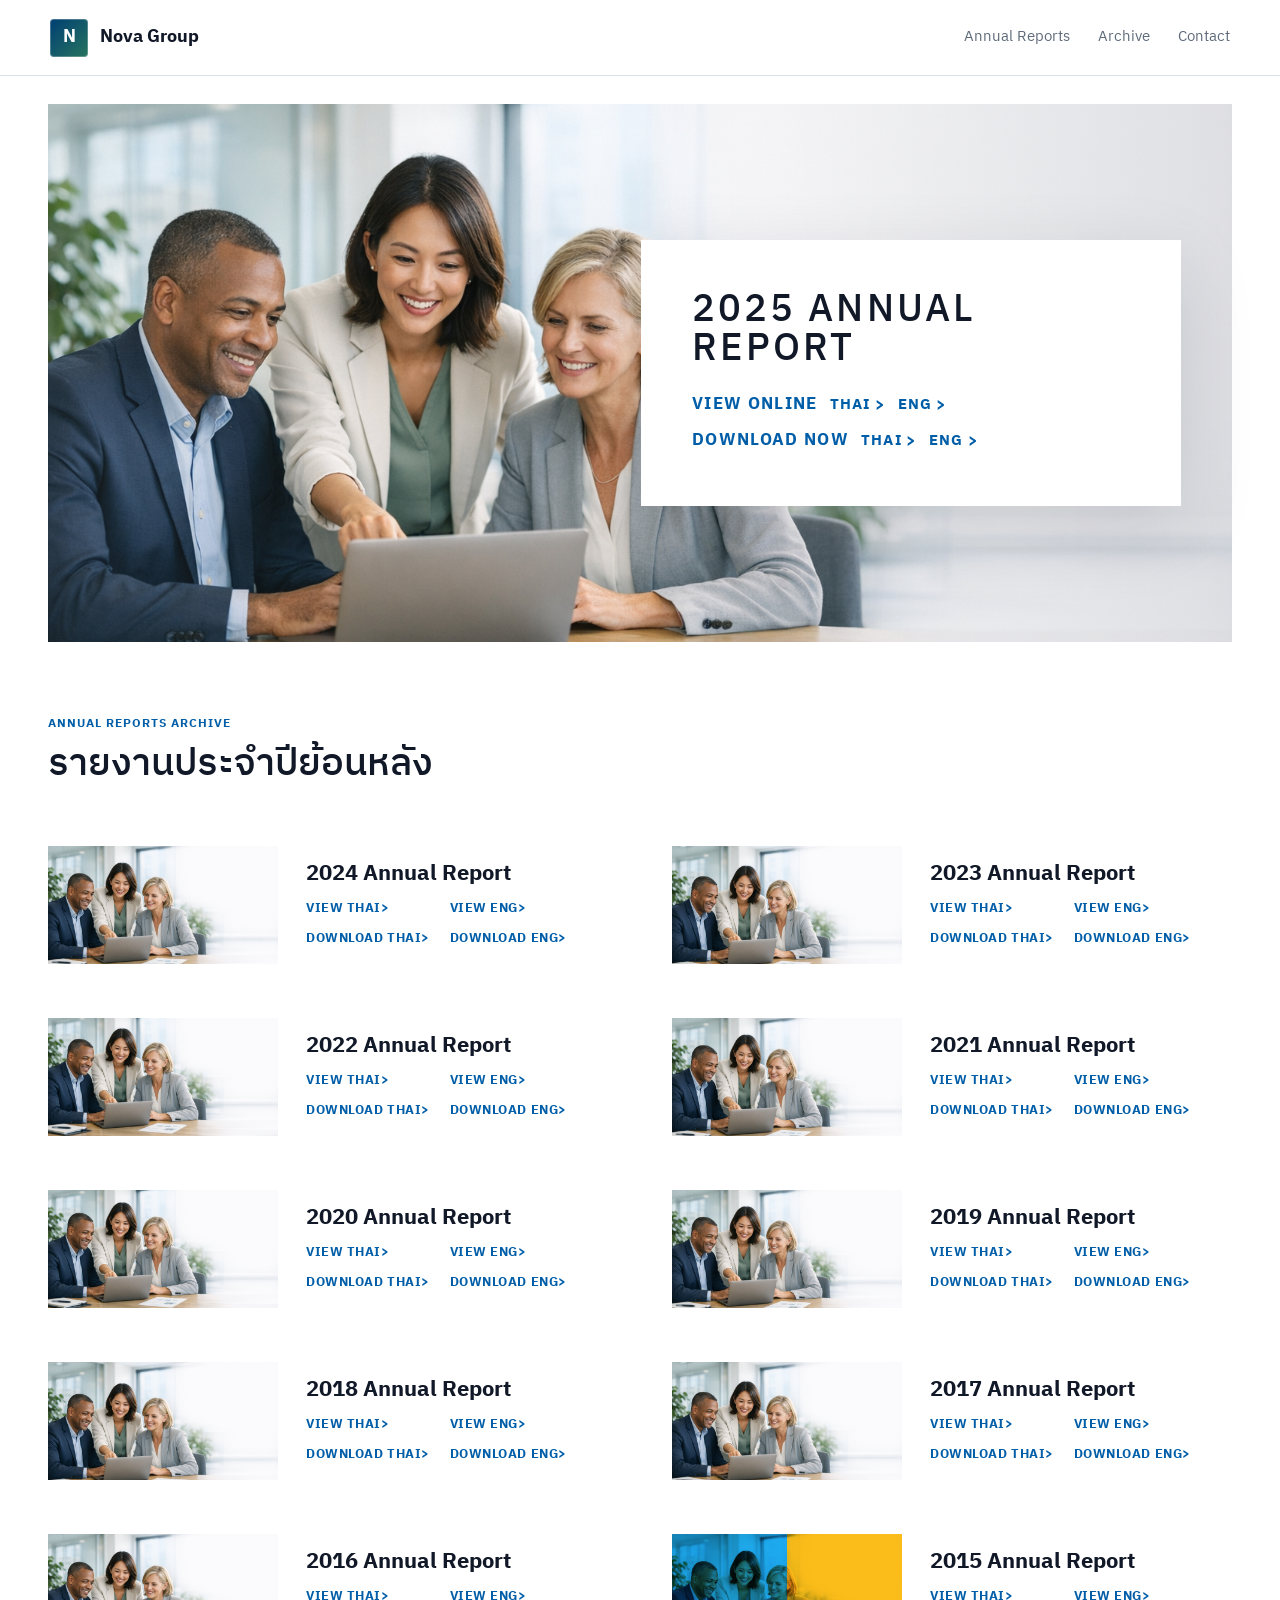
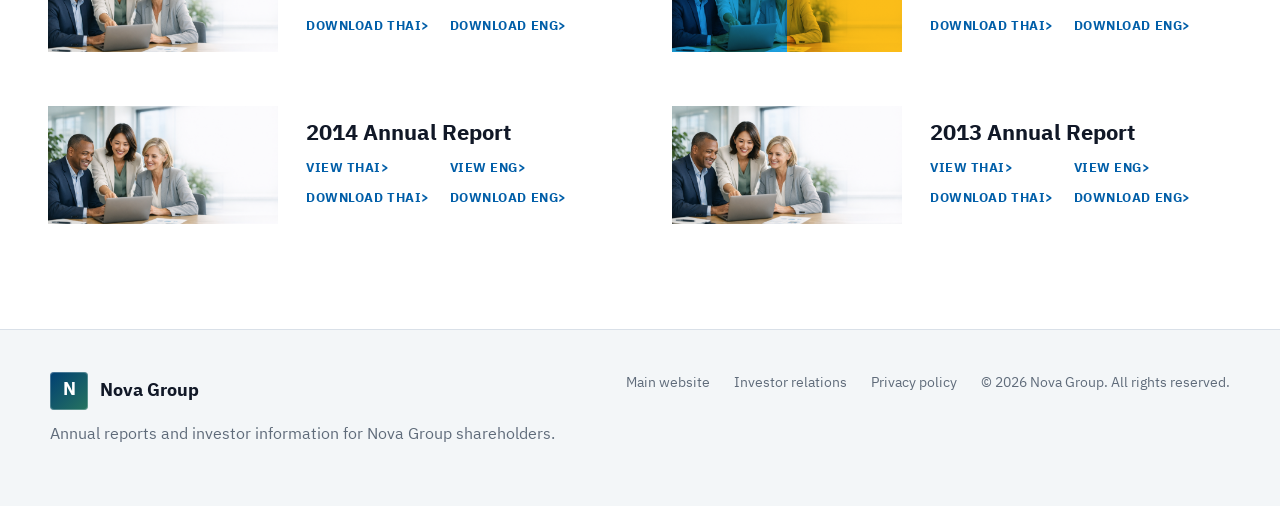
<file: reports/index.html>
<!doctype html>
<html lang="th">
  <head>
    <meta charset="utf-8">
    <meta name="viewport" content="width=device-width, initial-scale=1">
    <title>Annual Reports | Nova Group</title>
    <meta name="description" content="Annual reports archive with online Thai and English versions plus PDF downloads.">
    <link rel="preconnect" href="https://fonts.googleapis.com">
    <link rel="preconnect" href="https://fonts.gstatic.com" crossorigin>
    <link href="https://fonts.googleapis.com/css2?family=IBM+Plex+Sans+Thai:wght@300;400;500;600;700&display=swap" rel="stylesheet">
    <link rel="stylesheet" href="assets/css/main.css">
  </head>
  <body>
    <header class="site-header">
      <a class="brand" href="index.html" aria-label="Nova Group home">
        <span class="brand-mark" aria-hidden="true"></span>
        <span>Nova Group</span>
      </a>
      <button class="nav-toggle" type="button" aria-expanded="false" aria-controls="primary-nav">
        <span></span>
        <span></span>
        <span></span>
        <span class="sr-only">Open navigation</span>
      </button>
      <nav class="primary-nav" id="primary-nav" aria-label="Primary navigation">
        <a href="index.html" aria-current="page">Annual Reports</a>
        <a href="#archive">Archive</a>
        <a href="#contact">Contact</a>
      </nav>
    </header>

    <main>
      <section class="home-hero" aria-labelledby="page-title">
        <div class="home-hero__media">
          <img src="assets/images/hero-corporate.png" alt="Corporate team reviewing annual business performance">
        </div>
        <div class="home-hero__panel">
          <h1 id="page-title">2025 Annual Report</h1>
          <div class="hero-report-links" aria-label="2025 report actions">
            <div>
              <span>View Online</span>
              <a href="report.html?year=2025&amp;lang=th">Thai</a>
              <a href="report.html?year=2025&amp;lang=en">Eng</a>
            </div>
            <div>
              <span>Download Now</span>
              <a href="assets/pdf/annual-report-2025-th.pdf" download>Thai</a>
              <a href="assets/pdf/annual-report-2025-en.pdf" download>Eng</a>
            </div>
          </div>
        </div>
      </section>

      <section class="archive-directory" id="archive" aria-labelledby="archive-title">
        <div class="archive-head">
          <div>
            <p class="eyebrow">Annual reports archive</p>
            <h2 id="archive-title">รายงานประจำปีย้อนหลัง</h2>
          </div>
        </div>

        <div class="report-directory">
          <article class="report-row">
            <img src="assets/images/hero-corporate.png" alt="" class="thumb-pos-1">
            <div>
              <h3>2024 Annual Report</h3>
              <div class="report-row__actions">
                <a href="report.html?year=2024&amp;lang=th">View Thai</a>
                <a href="report.html?year=2024&amp;lang=en">View Eng</a>
                <a href="assets/pdf/annual-report-2024-th.pdf" download>Download Thai</a>
                <a href="assets/pdf/annual-report-2024-en.pdf" download>Download Eng</a>
              </div>
            </div>
          </article>

          <article class="report-row">
            <img src="assets/images/hero-corporate.png" alt="" class="thumb-pos-2">
            <div>
              <h3>2023 Annual Report</h3>
              <div class="report-row__actions">
                <a href="report.html?year=2023&amp;lang=th">View Thai</a>
                <a href="report.html?year=2023&amp;lang=en">View Eng</a>
                <a href="assets/pdf/annual-report-2023-th.pdf" download>Download Thai</a>
                <a href="assets/pdf/annual-report-2023-en.pdf" download>Download Eng</a>
              </div>
            </div>
          </article>

          <article class="report-row">
            <img src="assets/images/hero-corporate.png" alt="" class="thumb-pos-3">
            <div>
              <h3>2022 Annual Report</h3>
              <div class="report-row__actions">
                <a href="report.html?year=2022&amp;lang=th">View Thai</a>
                <a href="report.html?year=2022&amp;lang=en">View Eng</a>
                <a href="assets/pdf/annual-report-2022-th.pdf" download>Download Thai</a>
                <a href="assets/pdf/annual-report-2022-en.pdf" download>Download Eng</a>
              </div>
            </div>
          </article>

          <article class="report-row">
            <img src="assets/images/hero-corporate.png" alt="" class="thumb-pos-4">
            <div>
              <h3>2021 Annual Report</h3>
              <div class="report-row__actions">
                <a href="report.html?year=2021&amp;lang=th">View Thai</a>
                <a href="report.html?year=2021&amp;lang=en">View Eng</a>
                <a href="assets/pdf/annual-report-2021-th.pdf" download>Download Thai</a>
                <a href="assets/pdf/annual-report-2021-en.pdf" download>Download Eng</a>
              </div>
            </div>
          </article>

          <article class="report-row">
            <img src="assets/images/hero-corporate.png" alt="" class="thumb-pos-5">
            <div>
              <h3>2020 Annual Report</h3>
              <div class="report-row__actions">
                <a href="report.html?year=2020&amp;lang=th">View Thai</a>
                <a href="report.html?year=2020&amp;lang=en">View Eng</a>
                <a href="assets/pdf/annual-report-2020-th.pdf" download>Download Thai</a>
                <a href="assets/pdf/annual-report-2020-en.pdf" download>Download Eng</a>
              </div>
            </div>
          </article>

          <article class="report-row">
            <img src="assets/images/hero-corporate.png" alt="" class="thumb-pos-6">
            <div>
              <h3>2019 Annual Report</h3>
              <div class="report-row__actions">
                <a href="report.html?year=2019&amp;lang=th">View Thai</a>
                <a href="report.html?year=2019&amp;lang=en">View Eng</a>
                <a href="assets/pdf/annual-report-2019-th.pdf" download>Download Thai</a>
                <a href="assets/pdf/annual-report-2019-en.pdf" download>Download Eng</a>
              </div>
            </div>
          </article>

          <article class="report-row">
            <img src="assets/images/hero-corporate.png" alt="" class="thumb-pos-7">
            <div>
              <h3>2018 Annual Report</h3>
              <div class="report-row__actions">
                <a href="report.html?year=2018&amp;lang=th">View Thai</a>
                <a href="report.html?year=2018&amp;lang=en">View Eng</a>
                <a href="assets/pdf/annual-report-2018-th.pdf" download>Download Thai</a>
                <a href="assets/pdf/annual-report-2018-en.pdf" download>Download Eng</a>
              </div>
            </div>
          </article>

          <article class="report-row">
            <img src="assets/images/hero-corporate.png" alt="" class="thumb-pos-8">
            <div>
              <h3>2017 Annual Report</h3>
              <div class="report-row__actions">
                <a href="report.html?year=2017&amp;lang=th">View Thai</a>
                <a href="report.html?year=2017&amp;lang=en">View Eng</a>
                <a href="assets/pdf/annual-report-2017-th.pdf" download>Download Thai</a>
                <a href="assets/pdf/annual-report-2017-en.pdf" download>Download Eng</a>
              </div>
            </div>
          </article>

          <article class="report-row">
            <img src="assets/images/hero-corporate.png" alt="" class="thumb-pos-9">
            <div>
              <h3>2016 Annual Report</h3>
              <div class="report-row__actions">
                <a href="report.html?year=2016&amp;lang=th">View Thai</a>
                <a href="report.html?year=2016&amp;lang=en">View Eng</a>
                <a href="assets/pdf/annual-report-2016-th.pdf" download>Download Thai</a>
                <a href="assets/pdf/annual-report-2016-en.pdf" download>Download Eng</a>
              </div>
            </div>
          </article>

          <article class="report-row report-row--duotone">
            <div class="duotone-thumb" aria-hidden="true"></div>
            <div>
              <h3>2015 Annual Report</h3>
              <div class="report-row__actions">
                <a href="report.html?year=2015&amp;lang=th">View Thai</a>
                <a href="report.html?year=2015&amp;lang=en">View Eng</a>
                <a href="assets/pdf/annual-report-2015-th.pdf" download>Download Thai</a>
                <a href="assets/pdf/annual-report-2015-en.pdf" download>Download Eng</a>
              </div>
            </div>
          </article>

          <article class="report-row">
            <img src="assets/images/hero-corporate.png" alt="" class="thumb-pos-10">
            <div>
              <h3>2014 Annual Report</h3>
              <div class="report-row__actions">
                <a href="report.html?year=2014&amp;lang=th">View Thai</a>
                <a href="report.html?year=2014&amp;lang=en">View Eng</a>
                <a href="assets/pdf/annual-report-2014-th.pdf" download>Download Thai</a>
                <a href="assets/pdf/annual-report-2014-en.pdf" download>Download Eng</a>
              </div>
            </div>
          </article>

          <article class="report-row">
            <img src="assets/images/hero-corporate.png" alt="" class="thumb-pos-11">
            <div>
              <h3>2013 Annual Report</h3>
              <div class="report-row__actions">
                <a href="report.html?year=2013&amp;lang=th">View Thai</a>
                <a href="report.html?year=2013&amp;lang=en">View Eng</a>
                <a href="assets/pdf/annual-report-2013-th.pdf" download>Download Thai</a>
                <a href="assets/pdf/annual-report-2013-en.pdf" download>Download Eng</a>
              </div>
            </div>
          </article>
        </div>
      </section>
    </main>

    <footer class="site-footer" id="contact">
      <div>
        <a class="brand brand-footer" href="index.html">
          <span class="brand-mark" aria-hidden="true"></span>
          <span>Nova Group</span>
        </a>
        <p>Annual reports and investor information for Nova Group shareholders.</p>
      </div>
      <div class="footer-links">
        <a href="#">Main website</a>
        <a href="#">Investor relations</a>
        <a href="#">Privacy policy</a>
        <span>&copy; 2026 Nova Group. All rights reserved.</span>
      </div>
    </footer>

    <script src="assets/js/main.js"></script>
  </body>
</html>
</file>
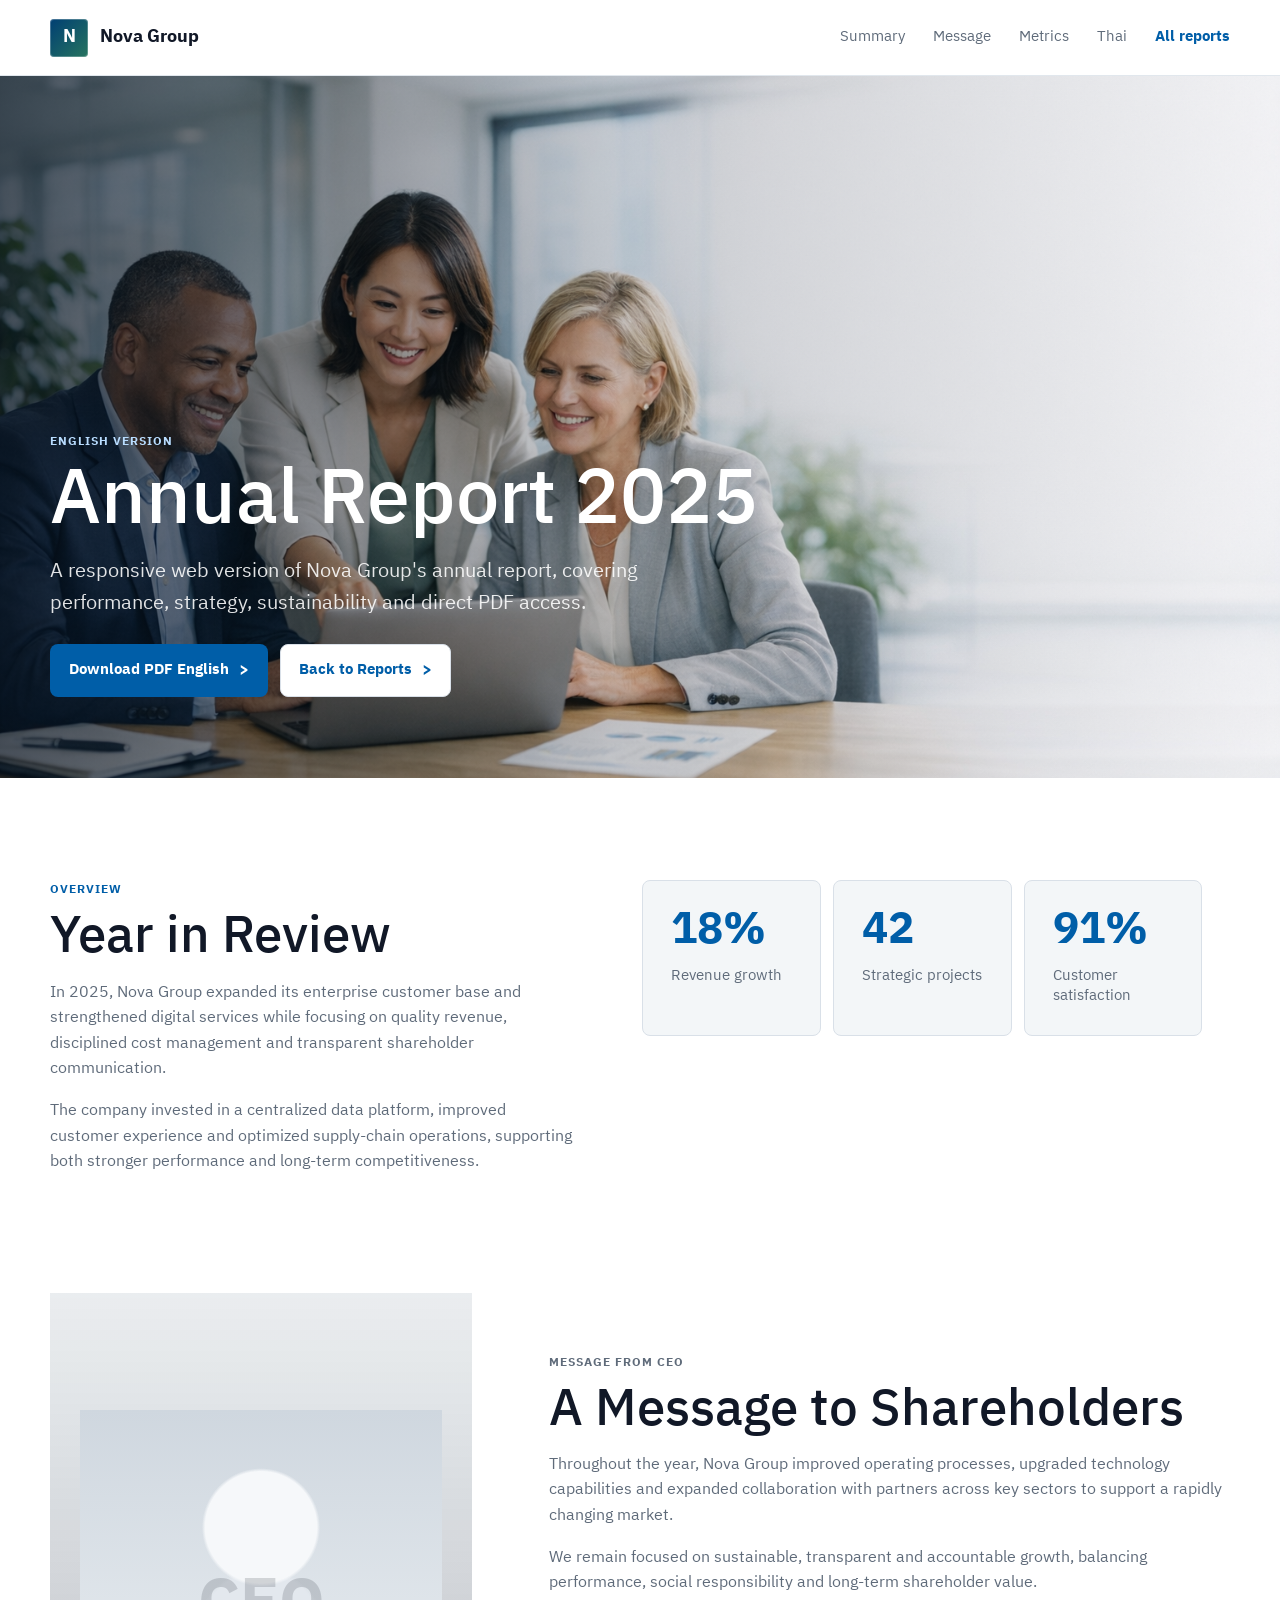
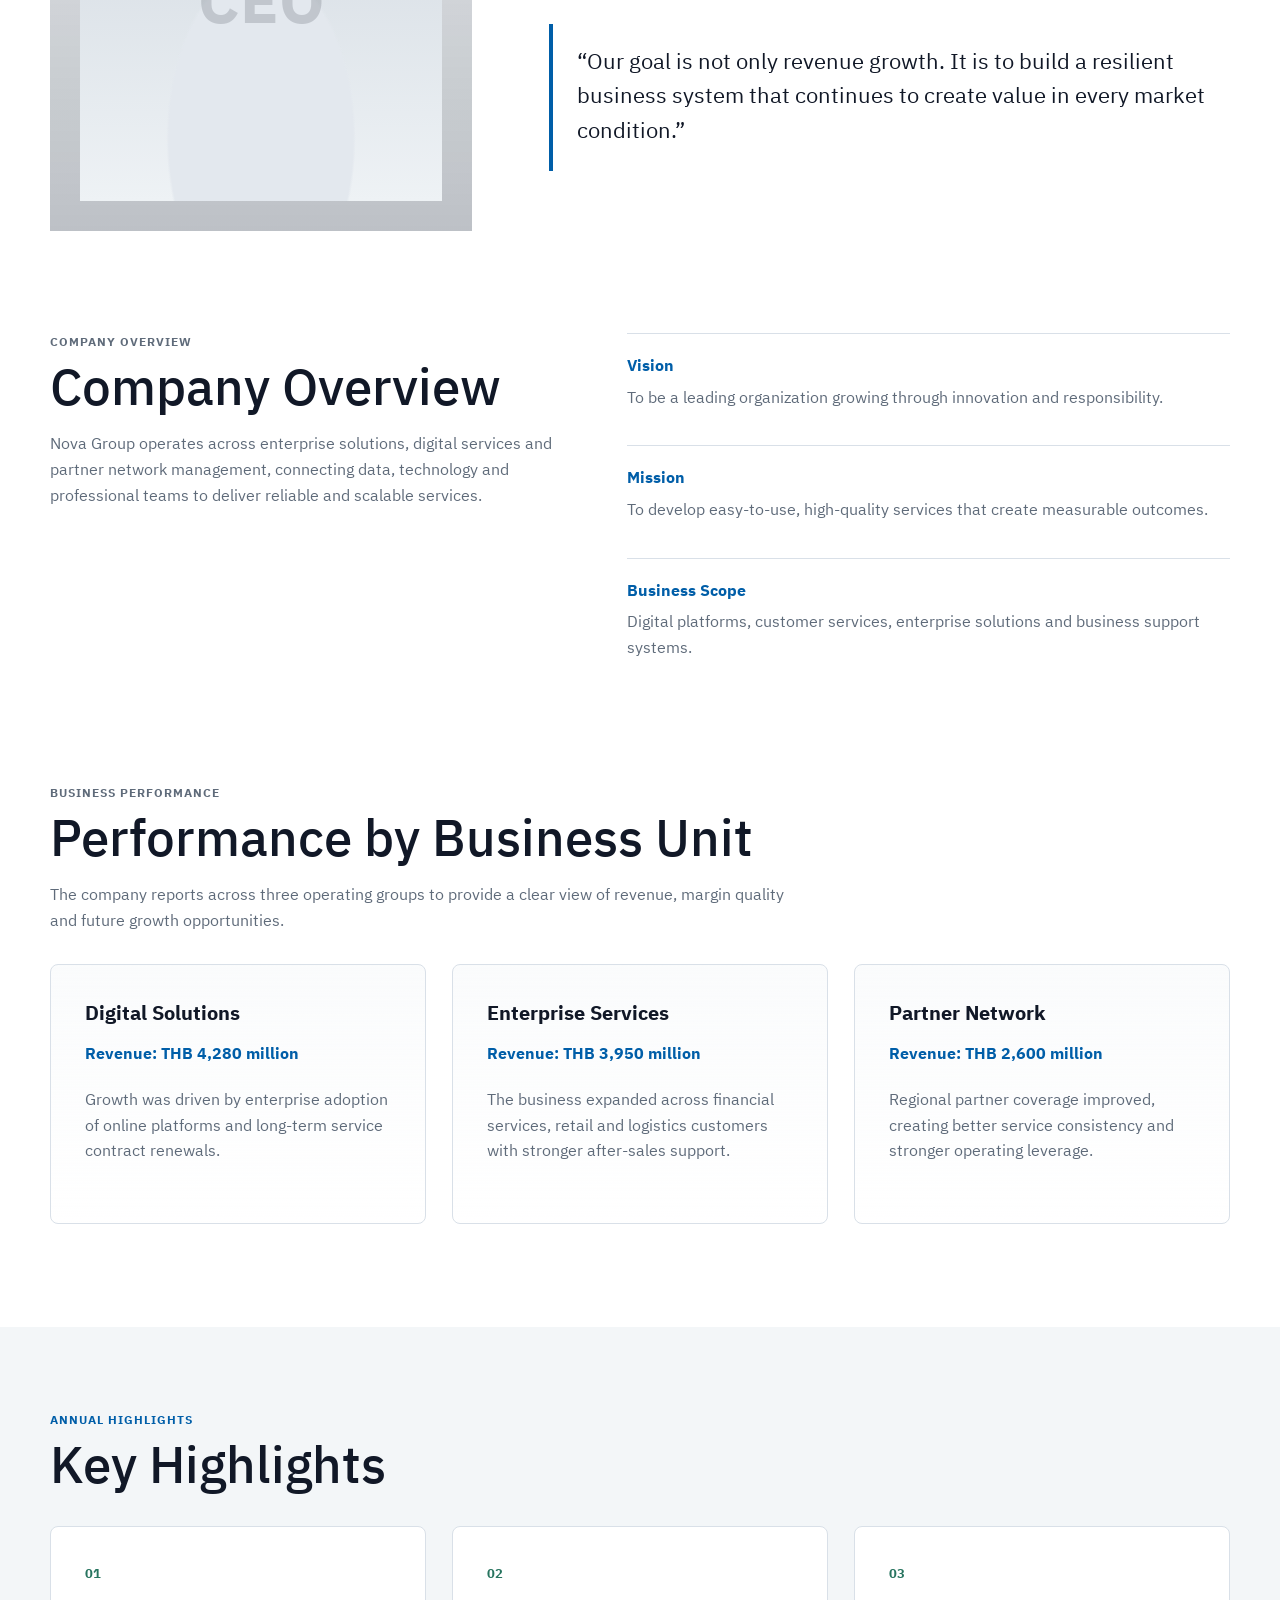
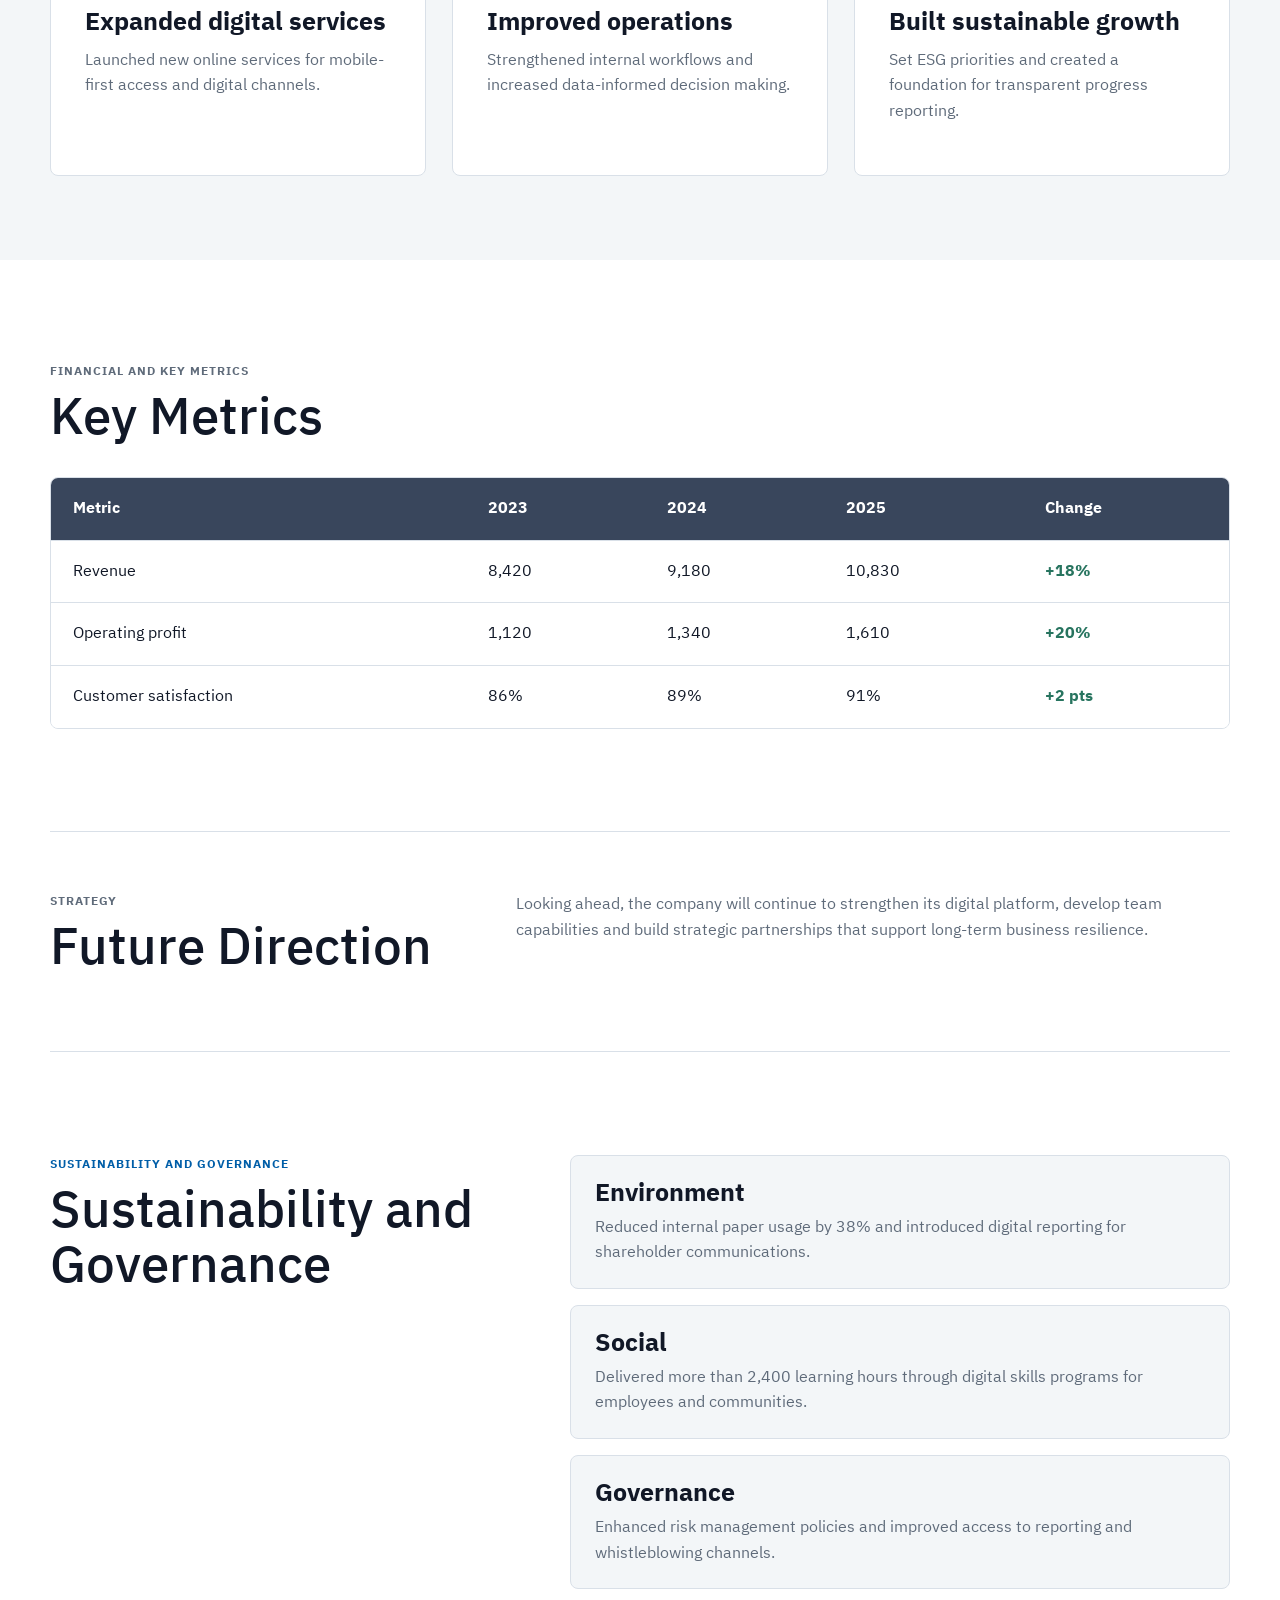
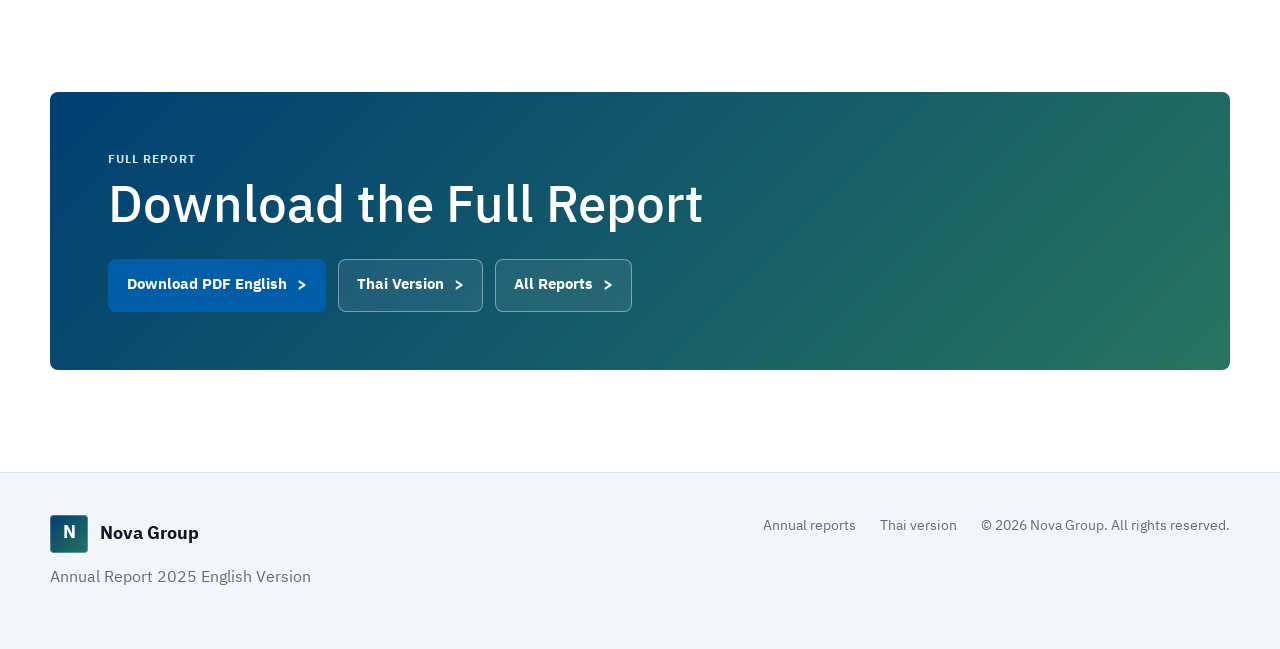
<file: reports/2025-en/index.html>
<!doctype html>
<html lang="en">
  <head>
    <meta charset="utf-8">
    <meta name="viewport" content="width=device-width, initial-scale=1">
    <title>Annual Report 2025 | English Version</title>
    <meta name="description" content="Responsive online Annual Report 2025 in English with PDF download.">
    <link rel="preconnect" href="https://fonts.googleapis.com">
    <link rel="preconnect" href="https://fonts.gstatic.com" crossorigin>
    <link href="https://fonts.googleapis.com/css2?family=IBM+Plex+Sans+Thai:wght@300;400;500;600;700&display=swap" rel="stylesheet">
    <link rel="stylesheet" href="../assets/css/main.css">
    <link rel="stylesheet" href="../assets/css/report.css">
  </head>
  <body>
    <header class="site-header report-header">
      <a class="brand" href="../index.html" aria-label="Back to annual reports">
        <span class="brand-mark" aria-hidden="true"></span>
        <span>Nova Group</span>
      </a>
      <button class="nav-toggle" type="button" aria-expanded="false" aria-controls="primary-nav">
        <span></span>
        <span></span>
        <span></span>
        <span class="sr-only">Open navigation</span>
      </button>
      <nav class="primary-nav" id="primary-nav" aria-label="Report navigation">
        <a href="#summary">Summary</a>
        <a href="#message">Message</a>
        <a href="#metrics">Metrics</a>
        <a href="../2025-th/index.html">Thai</a>
        <a class="nav-home" href="../index.html">All reports</a>
      </nav>
    </header>

    <main>
      <section class="report-hero" aria-labelledby="report-title">
        <img src="../assets/images/hero-corporate.png" alt="Corporate team reviewing the 2025 annual report">
        <div class="report-hero__content">
          <p class="eyebrow">English Version</p>
          <h1 id="report-title">Annual Report 2025</h1>
          <p>A responsive web version of Nova Group's annual report, covering performance, strategy, sustainability and direct PDF access.</p>
          <div class="hero-actions">
            <a class="button button-primary" href="../assets/pdf/annual-report-2025-en.pdf" download>Download PDF English</a>
            <a class="button button-secondary" href="../index.html">Back to Reports</a>
          </div>
        </div>
      </section>

      <section class="report-summary" id="summary" aria-labelledby="summary-title">
        <div class="summary-copy">
          <p class="eyebrow">Overview</p>
          <h2 id="summary-title">Year in Review</h2>
          <p>In 2025, Nova Group expanded its enterprise customer base and strengthened digital services while focusing on quality revenue, disciplined cost management and transparent shareholder communication.</p>
          <p>The company invested in a centralized data platform, improved customer experience and optimized supply-chain operations, supporting both stronger performance and long-term competitiveness.</p>
        </div>
        <div class="metric-strip" aria-label="Key summary metrics">
          <div>
            <strong>18%</strong>
            <span>Revenue growth</span>
          </div>
          <div>
            <strong>42</strong>
            <span>Strategic projects</span>
          </div>
          <div>
            <strong>91%</strong>
            <span>Customer satisfaction</span>
          </div>
        </div>
      </section>

      <section class="report-section editorial-section" id="message" aria-labelledby="message-title">
        <div class="portrait-panel">
          <div class="portrait-placeholder" aria-hidden="true">CEO</div>
        </div>
        <div class="editorial-copy">
          <p class="eyebrow">Message from CEO</p>
          <h2 id="message-title">A Message to Shareholders</h2>
          <p>Throughout the year, Nova Group improved operating processes, upgraded technology capabilities and expanded collaboration with partners across key sectors to support a rapidly changing market.</p>
          <p>We remain focused on sustainable, transparent and accountable growth, balancing performance, social responsibility and long-term shareholder value.</p>
          <blockquote>“Our goal is not only revenue growth. It is to build a resilient business system that continues to create value in every market condition.”</blockquote>
        </div>
      </section>

      <section class="report-section split-section" aria-labelledby="company-title">
        <div>
          <p class="eyebrow">Company Overview</p>
          <h2 id="company-title">Company Overview</h2>
          <p>Nova Group operates across enterprise solutions, digital services and partner network management, connecting data, technology and professional teams to deliver reliable and scalable services.</p>
        </div>
        <div class="info-list">
          <div>
            <strong>Vision</strong>
            <span>To be a leading organization growing through innovation and responsibility.</span>
          </div>
          <div>
            <strong>Mission</strong>
            <span>To develop easy-to-use, high-quality services that create measurable outcomes.</span>
          </div>
          <div>
            <strong>Business Scope</strong>
            <span>Digital platforms, customer services, enterprise solutions and business support systems.</span>
          </div>
        </div>
      </section>

      <section class="report-section performance-section" aria-labelledby="performance-title">
        <div class="section-heading">
          <p class="eyebrow">Business Performance</p>
          <h2 id="performance-title">Performance by Business Unit</h2>
          <p>The company reports across three operating groups to provide a clear view of revenue, margin quality and future growth opportunities.</p>
        </div>
        <div class="performance-grid">
          <article>
            <strong>Digital Solutions</strong>
            <span>Revenue: THB 4,280 million</span>
            <p>Growth was driven by enterprise adoption of online platforms and long-term service contract renewals.</p>
          </article>
          <article>
            <strong>Enterprise Services</strong>
            <span>Revenue: THB 3,950 million</span>
            <p>The business expanded across financial services, retail and logistics customers with stronger after-sales support.</p>
          </article>
          <article>
            <strong>Partner Network</strong>
            <span>Revenue: THB 2,600 million</span>
            <p>Regional partner coverage improved, creating better service consistency and stronger operating leverage.</p>
          </article>
        </div>
      </section>

      <section class="report-section highlights-section" aria-labelledby="highlights-title">
        <p class="eyebrow">Annual Highlights</p>
        <h2 id="highlights-title">Key Highlights</h2>
        <div class="highlight-grid">
          <article>
            <span>01</span>
            <h3>Expanded digital services</h3>
            <p>Launched new online services for mobile-first access and digital channels.</p>
          </article>
          <article>
            <span>02</span>
            <h3>Improved operations</h3>
            <p>Strengthened internal workflows and increased data-informed decision making.</p>
          </article>
          <article>
            <span>03</span>
            <h3>Built sustainable growth</h3>
            <p>Set ESG priorities and created a foundation for transparent progress reporting.</p>
          </article>
        </div>
      </section>

      <section class="report-section metrics-section" id="metrics" aria-labelledby="metrics-title">
        <div class="section-heading">
          <p class="eyebrow">Financial and Key Metrics</p>
          <h2 id="metrics-title">Key Metrics</h2>
        </div>
        <div class="table-wrap">
          <table>
            <thead>
              <tr>
                <th>Metric</th>
                <th>2023</th>
                <th>2024</th>
                <th>2025</th>
                <th>Change</th>
              </tr>
            </thead>
            <tbody>
              <tr>
                <td>Revenue</td>
                <td>8,420</td>
                <td>9,180</td>
                <td>10,830</td>
                <td>+18%</td>
              </tr>
              <tr>
                <td>Operating profit</td>
                <td>1,120</td>
                <td>1,340</td>
                <td>1,610</td>
                <td>+20%</td>
              </tr>
              <tr>
                <td>Customer satisfaction</td>
                <td>86%</td>
                <td>89%</td>
                <td>91%</td>
                <td>+2 pts</td>
              </tr>
            </tbody>
          </table>
        </div>
      </section>

      <section class="report-section future-section" aria-labelledby="future-title">
        <div>
          <p class="eyebrow">Strategy</p>
          <h2 id="future-title">Future Direction</h2>
        </div>
        <p>Looking ahead, the company will continue to strengthen its digital platform, develop team capabilities and build strategic partnerships that support long-term business resilience.</p>
      </section>

      <section class="report-section governance-section" aria-labelledby="governance-title">
        <div>
          <p class="eyebrow">Sustainability and Governance</p>
          <h2 id="governance-title">Sustainability and Governance</h2>
        </div>
        <div class="governance-list">
          <article>
            <h3>Environment</h3>
            <p>Reduced internal paper usage by 38% and introduced digital reporting for shareholder communications.</p>
          </article>
          <article>
            <h3>Social</h3>
            <p>Delivered more than 2,400 learning hours through digital skills programs for employees and communities.</p>
          </article>
          <article>
            <h3>Governance</h3>
            <p>Enhanced risk management policies and improved access to reporting and whistleblowing channels.</p>
          </article>
        </div>
      </section>

      <section class="download-band" aria-labelledby="download-title">
        <p class="eyebrow">Full report</p>
        <h2 id="download-title">Download the Full Report</h2>
        <div class="hero-actions">
          <a class="button button-primary" href="../assets/pdf/annual-report-2025-en.pdf" download>Download PDF English</a>
          <a class="button button-secondary" href="../2025-th/index.html">Thai Version</a>
          <a class="button button-secondary" href="../index.html">All Reports</a>
        </div>
      </section>
    </main>

    <footer class="site-footer">
      <div>
        <a class="brand brand-footer" href="../index.html">
          <span class="brand-mark" aria-hidden="true"></span>
          <span>Nova Group</span>
        </a>
        <p>Annual Report 2025 English Version</p>
      </div>
      <div class="footer-links">
        <a href="../index.html">Annual reports</a>
        <a href="../2025-th/index.html">Thai version</a>
        <span>&copy; 2026 Nova Group. All rights reserved.</span>
      </div>
    </footer>

    <script src="../assets/js/main.js"></script>
  </body>
</html>
</file>
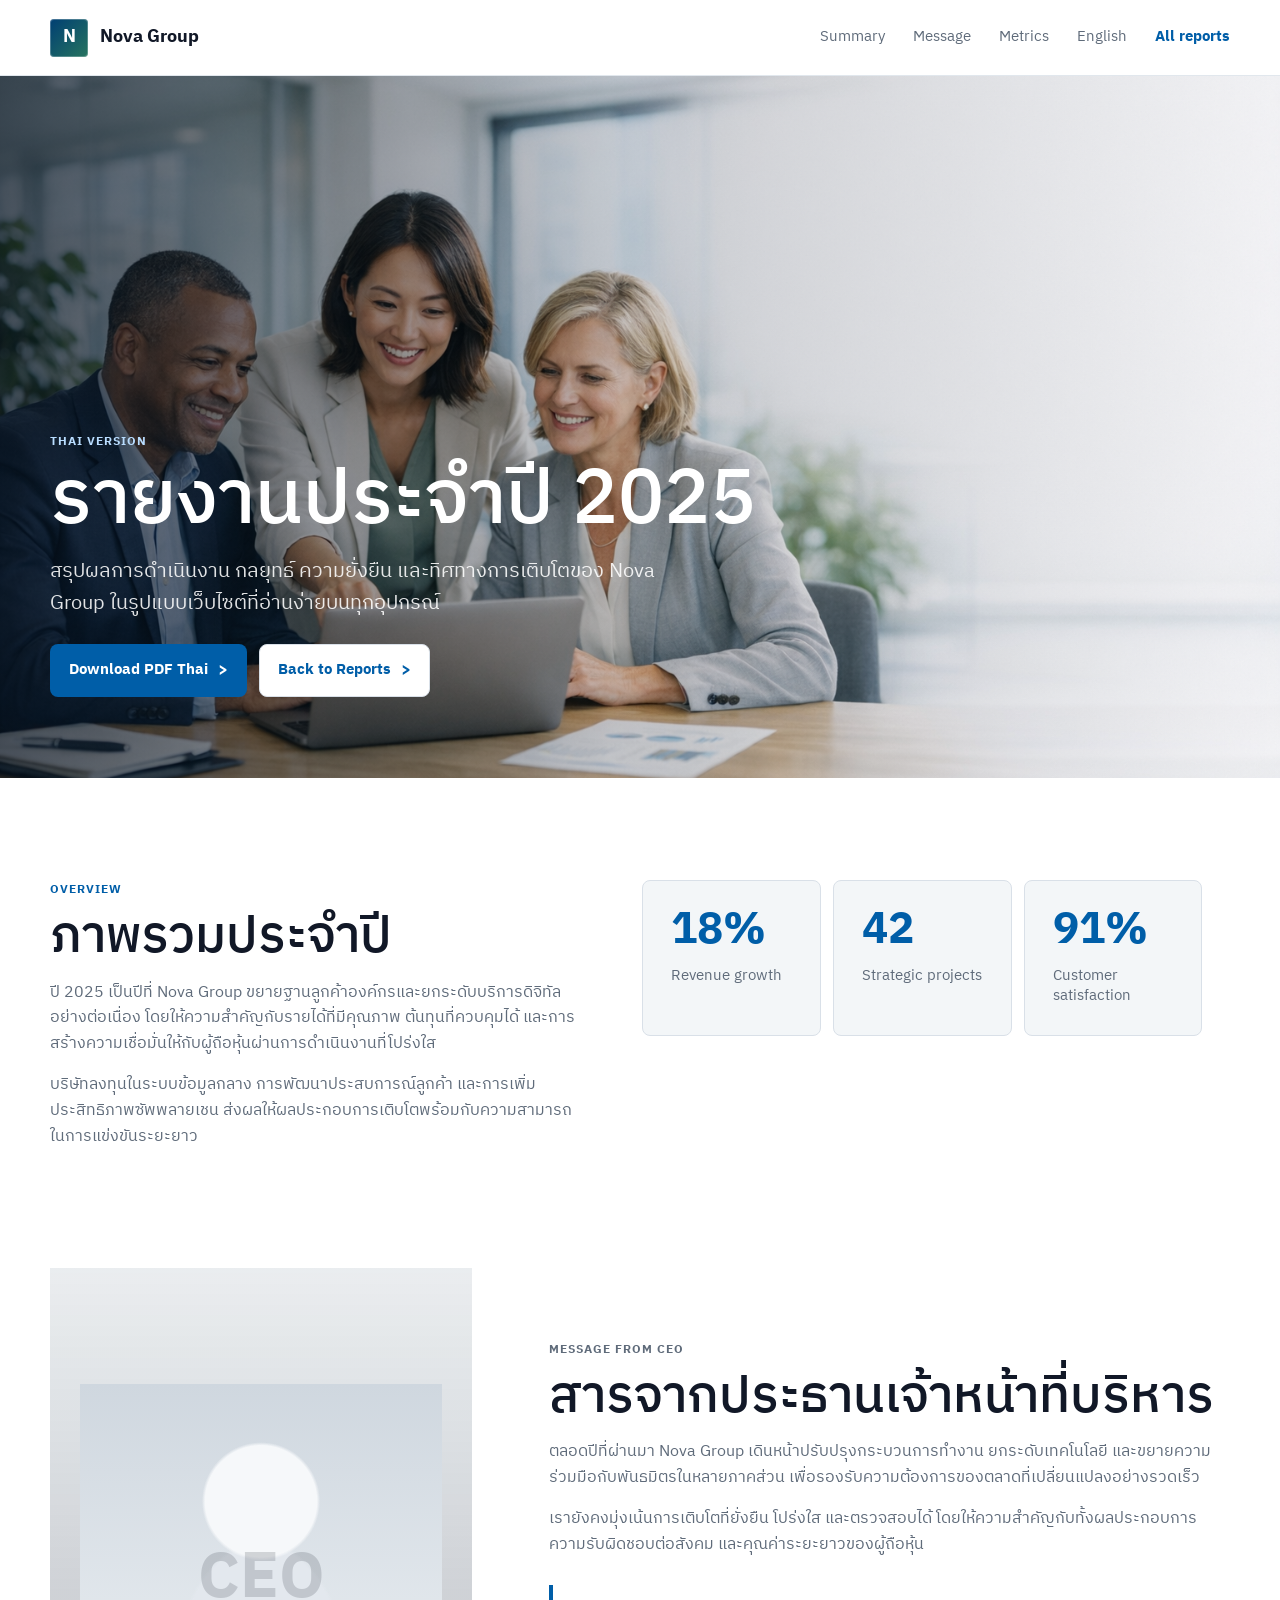
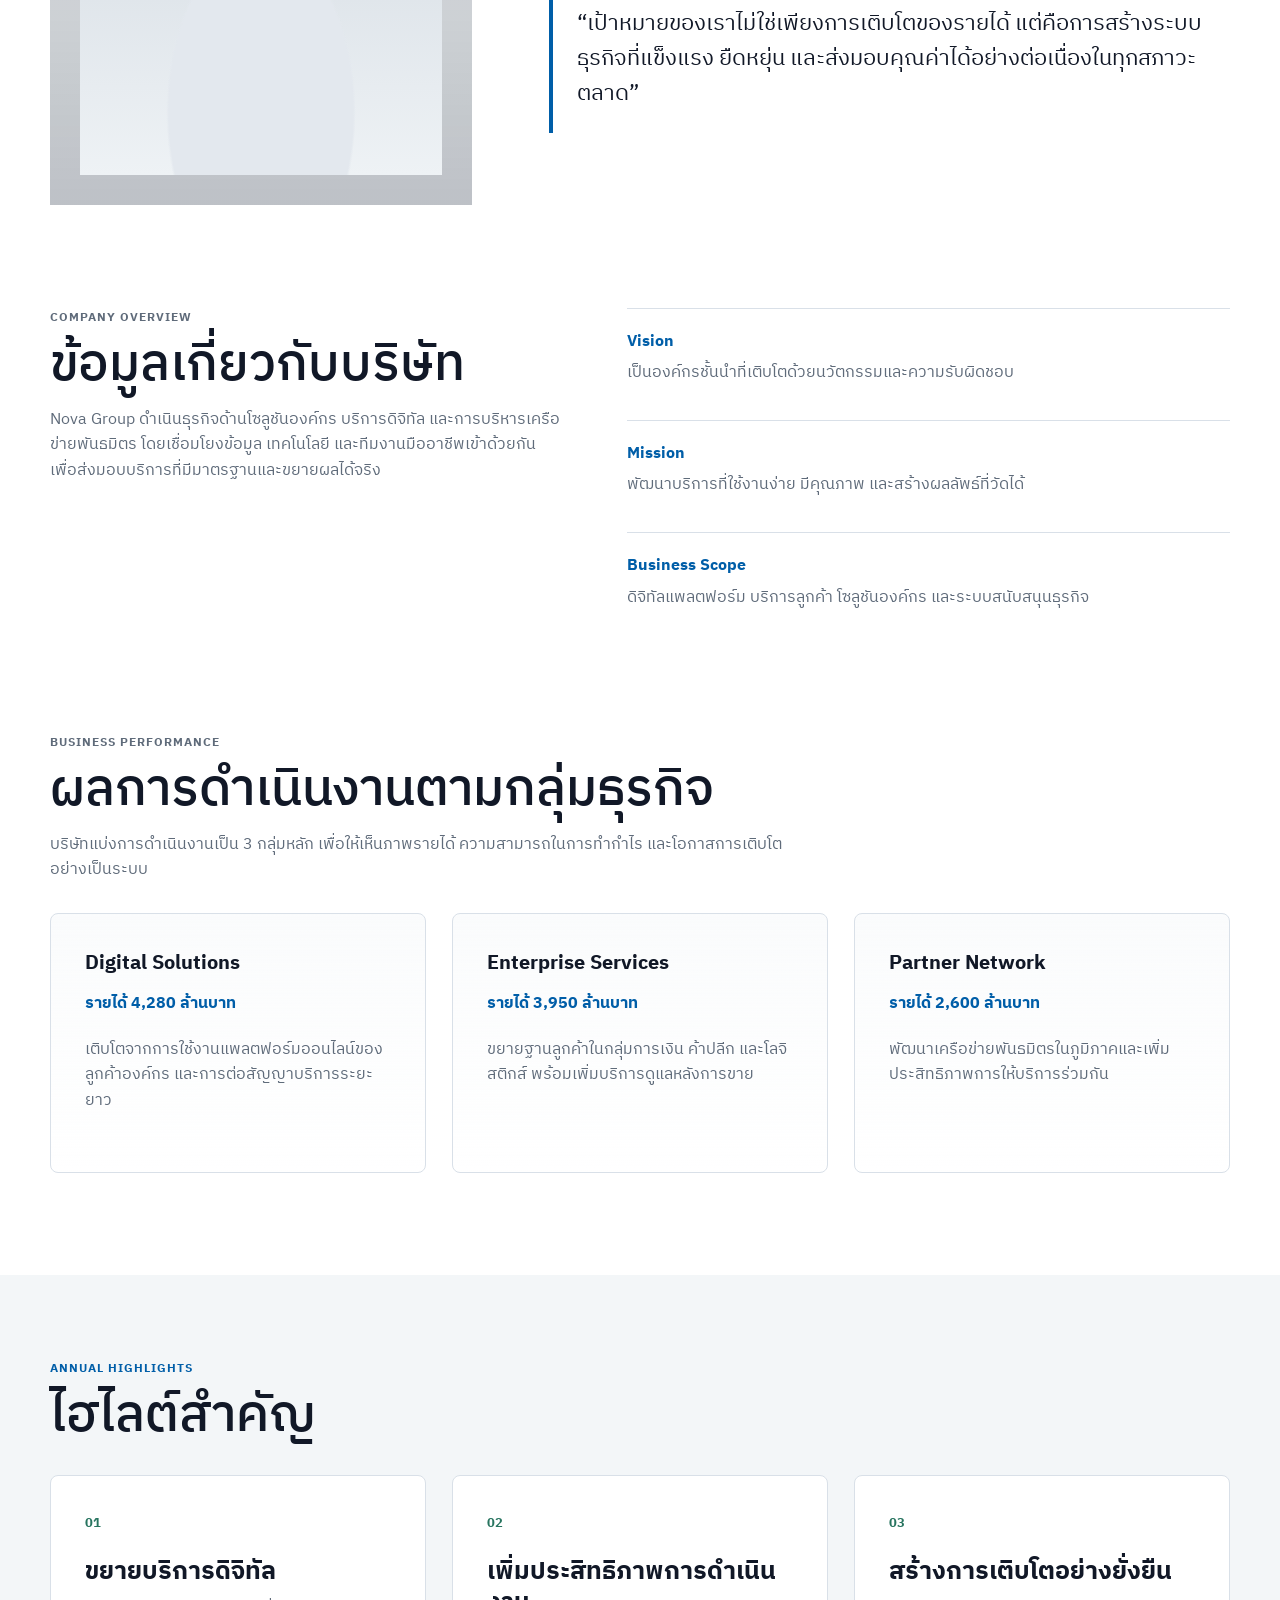
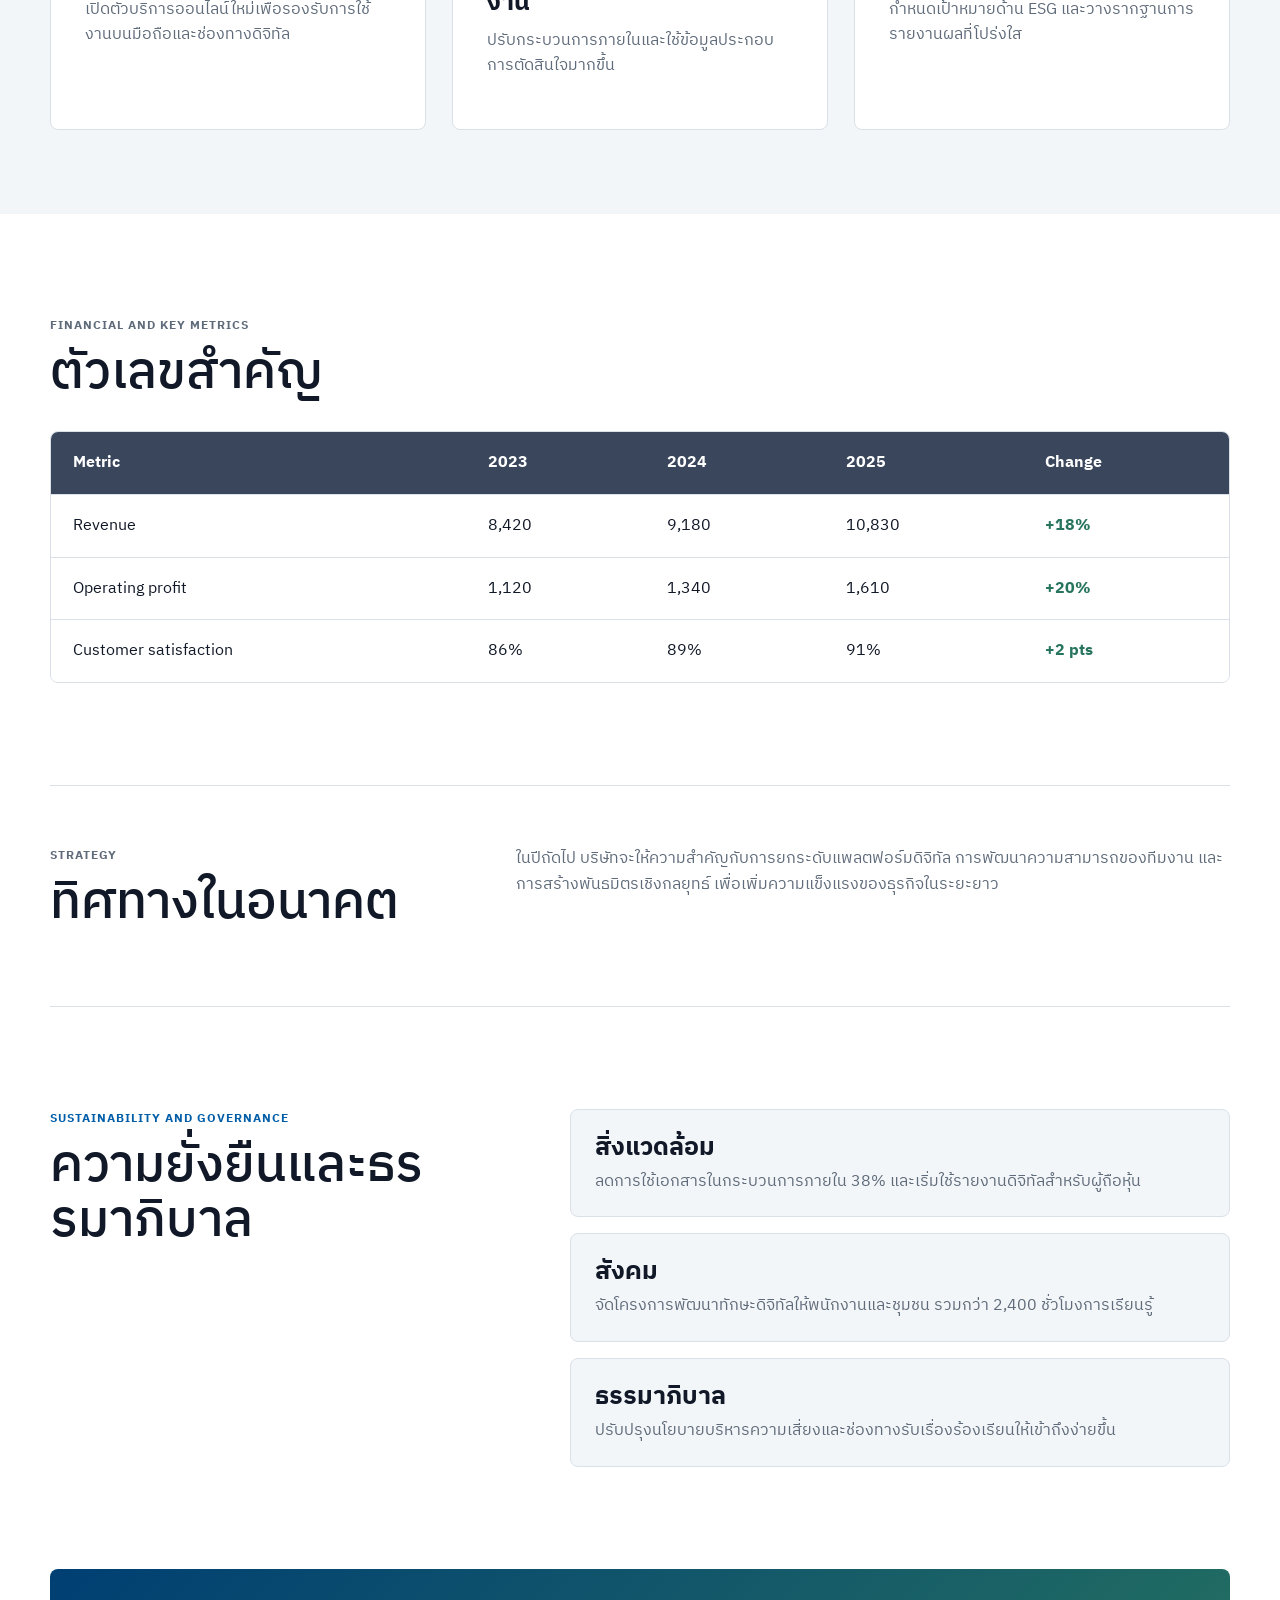
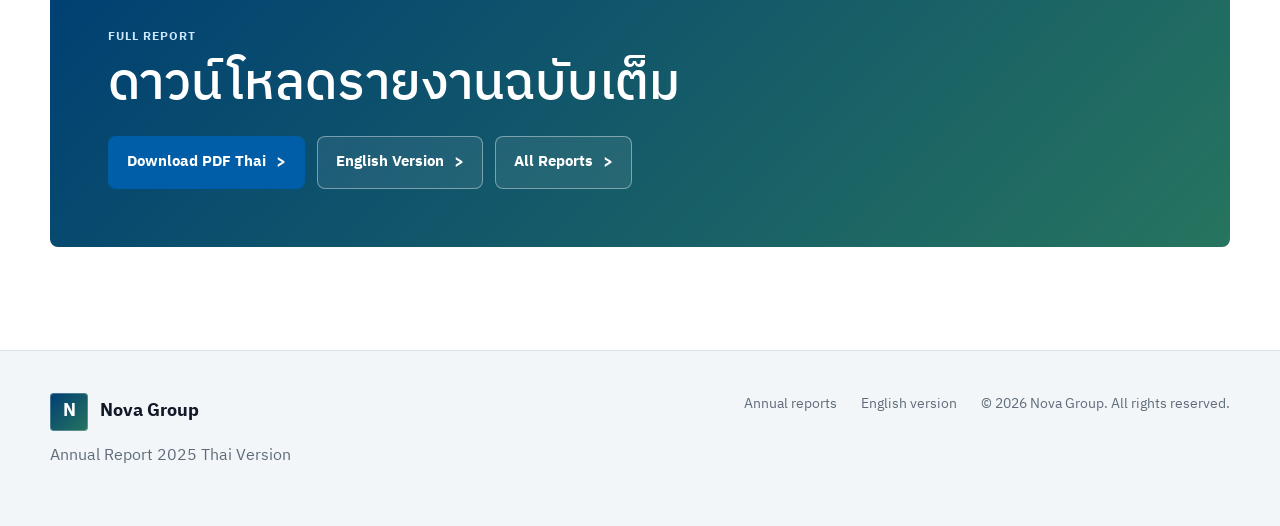
<file: reports/2025-th/index.html>
<!doctype html>
<html lang="th">
  <head>
    <meta charset="utf-8">
    <meta name="viewport" content="width=device-width, initial-scale=1">
    <title>รายงานประจำปี 2025 | Thai Version</title>
    <meta name="description" content="รายงานประจำปี 2025 ภาษาไทยในรูปแบบเว็บไซต์ responsive พร้อมดาวน์โหลด PDF">
    <link rel="preconnect" href="https://fonts.googleapis.com">
    <link rel="preconnect" href="https://fonts.gstatic.com" crossorigin>
    <link href="https://fonts.googleapis.com/css2?family=IBM+Plex+Sans+Thai:wght@300;400;500;600;700&display=swap" rel="stylesheet">
    <link rel="stylesheet" href="../assets/css/main.css">
    <link rel="stylesheet" href="../assets/css/report.css">
  </head>
  <body>
    <header class="site-header report-header">
      <a class="brand" href="../index.html" aria-label="Back to annual reports">
        <span class="brand-mark" aria-hidden="true"></span>
        <span>Nova Group</span>
      </a>
      <button class="nav-toggle" type="button" aria-expanded="false" aria-controls="primary-nav">
        <span></span>
        <span></span>
        <span></span>
        <span class="sr-only">Open navigation</span>
      </button>
      <nav class="primary-nav" id="primary-nav" aria-label="Report navigation">
        <a href="#summary">Summary</a>
        <a href="#message">Message</a>
        <a href="#metrics">Metrics</a>
        <a href="../2025-en/index.html">English</a>
        <a class="nav-home" href="../index.html">All reports</a>
      </nav>
    </header>

    <main>
      <section class="report-hero" aria-labelledby="report-title">
        <img src="../assets/images/hero-corporate.png" alt="Corporate team reviewing the 2025 report">
        <div class="report-hero__content">
          <p class="eyebrow">Thai Version</p>
          <h1 id="report-title">รายงานประจำปี 2025</h1>
          <p>สรุปผลการดำเนินงาน กลยุทธ์ ความยั่งยืน และทิศทางการเติบโตของ Nova Group ในรูปแบบเว็บไซต์ที่อ่านง่ายบนทุกอุปกรณ์</p>
          <div class="hero-actions">
            <a class="button button-primary" href="../assets/pdf/annual-report-2025-th.pdf" download>Download PDF Thai</a>
            <a class="button button-secondary" href="../index.html">Back to Reports</a>
          </div>
        </div>
      </section>

      <section class="report-summary" id="summary" aria-labelledby="summary-title">
        <div class="summary-copy">
          <p class="eyebrow">Overview</p>
          <h2 id="summary-title">ภาพรวมประจำปี</h2>
          <p>ปี 2025 เป็นปีที่ Nova Group ขยายฐานลูกค้าองค์กรและยกระดับบริการดิจิทัลอย่างต่อเนื่อง โดยให้ความสำคัญกับรายได้ที่มีคุณภาพ ต้นทุนที่ควบคุมได้ และการสร้างความเชื่อมั่นให้กับผู้ถือหุ้นผ่านการดำเนินงานที่โปร่งใส</p>
          <p>บริษัทลงทุนในระบบข้อมูลกลาง การพัฒนาประสบการณ์ลูกค้า และการเพิ่มประสิทธิภาพซัพพลายเชน ส่งผลให้ผลประกอบการเติบโตพร้อมกับความสามารถในการแข่งขันระยะยาว</p>
        </div>
        <div class="metric-strip" aria-label="Key summary metrics">
          <div>
            <strong>18%</strong>
            <span>Revenue growth</span>
          </div>
          <div>
            <strong>42</strong>
            <span>Strategic projects</span>
          </div>
          <div>
            <strong>91%</strong>
            <span>Customer satisfaction</span>
          </div>
        </div>
      </section>

      <section class="report-section editorial-section" id="message" aria-labelledby="message-title">
        <div class="portrait-panel">
          <div class="portrait-placeholder" aria-hidden="true">CEO</div>
        </div>
        <div class="editorial-copy">
          <p class="eyebrow">Message from CEO</p>
          <h2 id="message-title">สารจากประธานเจ้าหน้าที่บริหาร</h2>
          <p>ตลอดปีที่ผ่านมา Nova Group เดินหน้าปรับปรุงกระบวนการทำงาน ยกระดับเทคโนโลยี และขยายความร่วมมือกับพันธมิตรในหลายภาคส่วน เพื่อรองรับความต้องการของตลาดที่เปลี่ยนแปลงอย่างรวดเร็ว</p>
          <p>เรายังคงมุ่งเน้นการเติบโตที่ยั่งยืน โปร่งใส และตรวจสอบได้ โดยให้ความสำคัญกับทั้งผลประกอบการ ความรับผิดชอบต่อสังคม และคุณค่าระยะยาวของผู้ถือหุ้น</p>
          <blockquote>“เป้าหมายของเราไม่ใช่เพียงการเติบโตของรายได้ แต่คือการสร้างระบบธุรกิจที่แข็งแรง ยืดหยุ่น และส่งมอบคุณค่าได้อย่างต่อเนื่องในทุกสภาวะตลาด”</blockquote>
        </div>
      </section>

      <section class="report-section split-section" aria-labelledby="company-title">
        <div>
          <p class="eyebrow">Company Overview</p>
          <h2 id="company-title">ข้อมูลเกี่ยวกับบริษัท</h2>
          <p>Nova Group ดำเนินธุรกิจด้านโซลูชันองค์กร บริการดิจิทัล และการบริหารเครือข่ายพันธมิตร โดยเชื่อมโยงข้อมูล เทคโนโลยี และทีมงานมืออาชีพเข้าด้วยกัน เพื่อส่งมอบบริการที่มีมาตรฐานและขยายผลได้จริง</p>
        </div>
        <div class="info-list">
          <div>
            <strong>Vision</strong>
            <span>เป็นองค์กรชั้นนำที่เติบโตด้วยนวัตกรรมและความรับผิดชอบ</span>
          </div>
          <div>
            <strong>Mission</strong>
            <span>พัฒนาบริการที่ใช้งานง่าย มีคุณภาพ และสร้างผลลัพธ์ที่วัดได้</span>
          </div>
          <div>
            <strong>Business Scope</strong>
            <span>ดิจิทัลแพลตฟอร์ม บริการลูกค้า โซลูชันองค์กร และระบบสนับสนุนธุรกิจ</span>
          </div>
        </div>
      </section>

      <section class="report-section performance-section" aria-labelledby="performance-title">
        <div class="section-heading">
          <p class="eyebrow">Business Performance</p>
          <h2 id="performance-title">ผลการดำเนินงานตามกลุ่มธุรกิจ</h2>
          <p>บริษัทแบ่งการดำเนินงานเป็น 3 กลุ่มหลัก เพื่อให้เห็นภาพรายได้ ความสามารถในการทำกำไร และโอกาสการเติบโตอย่างเป็นระบบ</p>
        </div>
        <div class="performance-grid">
          <article>
            <strong>Digital Solutions</strong>
            <span>รายได้ 4,280 ล้านบาท</span>
            <p>เติบโตจากการใช้งานแพลตฟอร์มออนไลน์ของลูกค้าองค์กร และการต่อสัญญาบริการระยะยาว</p>
          </article>
          <article>
            <strong>Enterprise Services</strong>
            <span>รายได้ 3,950 ล้านบาท</span>
            <p>ขยายฐานลูกค้าในกลุ่มการเงิน ค้าปลีก และโลจิสติกส์ พร้อมเพิ่มบริการดูแลหลังการขาย</p>
          </article>
          <article>
            <strong>Partner Network</strong>
            <span>รายได้ 2,600 ล้านบาท</span>
            <p>พัฒนาเครือข่ายพันธมิตรในภูมิภาคและเพิ่มประสิทธิภาพการให้บริการร่วมกัน</p>
          </article>
        </div>
      </section>

      <section class="report-section highlights-section" aria-labelledby="highlights-title">
        <p class="eyebrow">Annual Highlights</p>
        <h2 id="highlights-title">ไฮไลต์สำคัญ</h2>
        <div class="highlight-grid">
          <article>
            <span>01</span>
            <h3>ขยายบริการดิจิทัล</h3>
            <p>เปิดตัวบริการออนไลน์ใหม่เพื่อรองรับการใช้งานบนมือถือและช่องทางดิจิทัล</p>
          </article>
          <article>
            <span>02</span>
            <h3>เพิ่มประสิทธิภาพการดำเนินงาน</h3>
            <p>ปรับกระบวนการภายในและใช้ข้อมูลประกอบการตัดสินใจมากขึ้น</p>
          </article>
          <article>
            <span>03</span>
            <h3>สร้างการเติบโตอย่างยั่งยืน</h3>
            <p>กำหนดเป้าหมายด้าน ESG และวางรากฐานการรายงานผลที่โปร่งใส</p>
          </article>
        </div>
      </section>

      <section class="report-section metrics-section" id="metrics" aria-labelledby="metrics-title">
        <div class="section-heading">
          <p class="eyebrow">Financial and Key Metrics</p>
          <h2 id="metrics-title">ตัวเลขสำคัญ</h2>
        </div>
        <div class="table-wrap">
          <table>
            <thead>
              <tr>
                <th>Metric</th>
                <th>2023</th>
                <th>2024</th>
                <th>2025</th>
                <th>Change</th>
              </tr>
            </thead>
            <tbody>
              <tr>
                <td>Revenue</td>
                <td>8,420</td>
                <td>9,180</td>
                <td>10,830</td>
                <td>+18%</td>
              </tr>
              <tr>
                <td>Operating profit</td>
                <td>1,120</td>
                <td>1,340</td>
                <td>1,610</td>
                <td>+20%</td>
              </tr>
              <tr>
                <td>Customer satisfaction</td>
                <td>86%</td>
                <td>89%</td>
                <td>91%</td>
                <td>+2 pts</td>
              </tr>
            </tbody>
          </table>
        </div>
      </section>

      <section class="report-section future-section" aria-labelledby="future-title">
        <div>
          <p class="eyebrow">Strategy</p>
          <h2 id="future-title">ทิศทางในอนาคต</h2>
        </div>
        <p>ในปีถัดไป บริษัทจะให้ความสำคัญกับการยกระดับแพลตฟอร์มดิจิทัล การพัฒนาความสามารถของทีมงาน และการสร้างพันธมิตรเชิงกลยุทธ์ เพื่อเพิ่มความแข็งแรงของธุรกิจในระยะยาว</p>
      </section>

      <section class="report-section governance-section" aria-labelledby="governance-title">
        <div>
          <p class="eyebrow">Sustainability and Governance</p>
          <h2 id="governance-title">ความยั่งยืนและธรรมาภิบาล</h2>
        </div>
        <div class="governance-list">
          <article>
            <h3>สิ่งแวดล้อม</h3>
            <p>ลดการใช้เอกสารในกระบวนการภายใน 38% และเริ่มใช้รายงานดิจิทัลสำหรับผู้ถือหุ้น</p>
          </article>
          <article>
            <h3>สังคม</h3>
            <p>จัดโครงการพัฒนาทักษะดิจิทัลให้พนักงานและชุมชน รวมกว่า 2,400 ชั่วโมงการเรียนรู้</p>
          </article>
          <article>
            <h3>ธรรมาภิบาล</h3>
            <p>ปรับปรุงนโยบายบริหารความเสี่ยงและช่องทางรับเรื่องร้องเรียนให้เข้าถึงง่ายขึ้น</p>
          </article>
        </div>
      </section>

      <section class="download-band" aria-labelledby="download-title">
        <p class="eyebrow">Full report</p>
        <h2 id="download-title">ดาวน์โหลดรายงานฉบับเต็ม</h2>
        <div class="hero-actions">
          <a class="button button-primary" href="../assets/pdf/annual-report-2025-th.pdf" download>Download PDF Thai</a>
          <a class="button button-secondary" href="../2025-en/index.html">English Version</a>
          <a class="button button-secondary" href="../index.html">All Reports</a>
        </div>
      </section>
    </main>

    <footer class="site-footer">
      <div>
        <a class="brand brand-footer" href="../index.html">
          <span class="brand-mark" aria-hidden="true"></span>
          <span>Nova Group</span>
        </a>
        <p>Annual Report 2025 Thai Version</p>
      </div>
      <div class="footer-links">
        <a href="../index.html">Annual reports</a>
        <a href="../2025-en/index.html">English version</a>
        <span>&copy; 2026 Nova Group. All rights reserved.</span>
      </div>
    </footer>

    <script src="../assets/js/main.js"></script>
  </body>
</html>
</file>
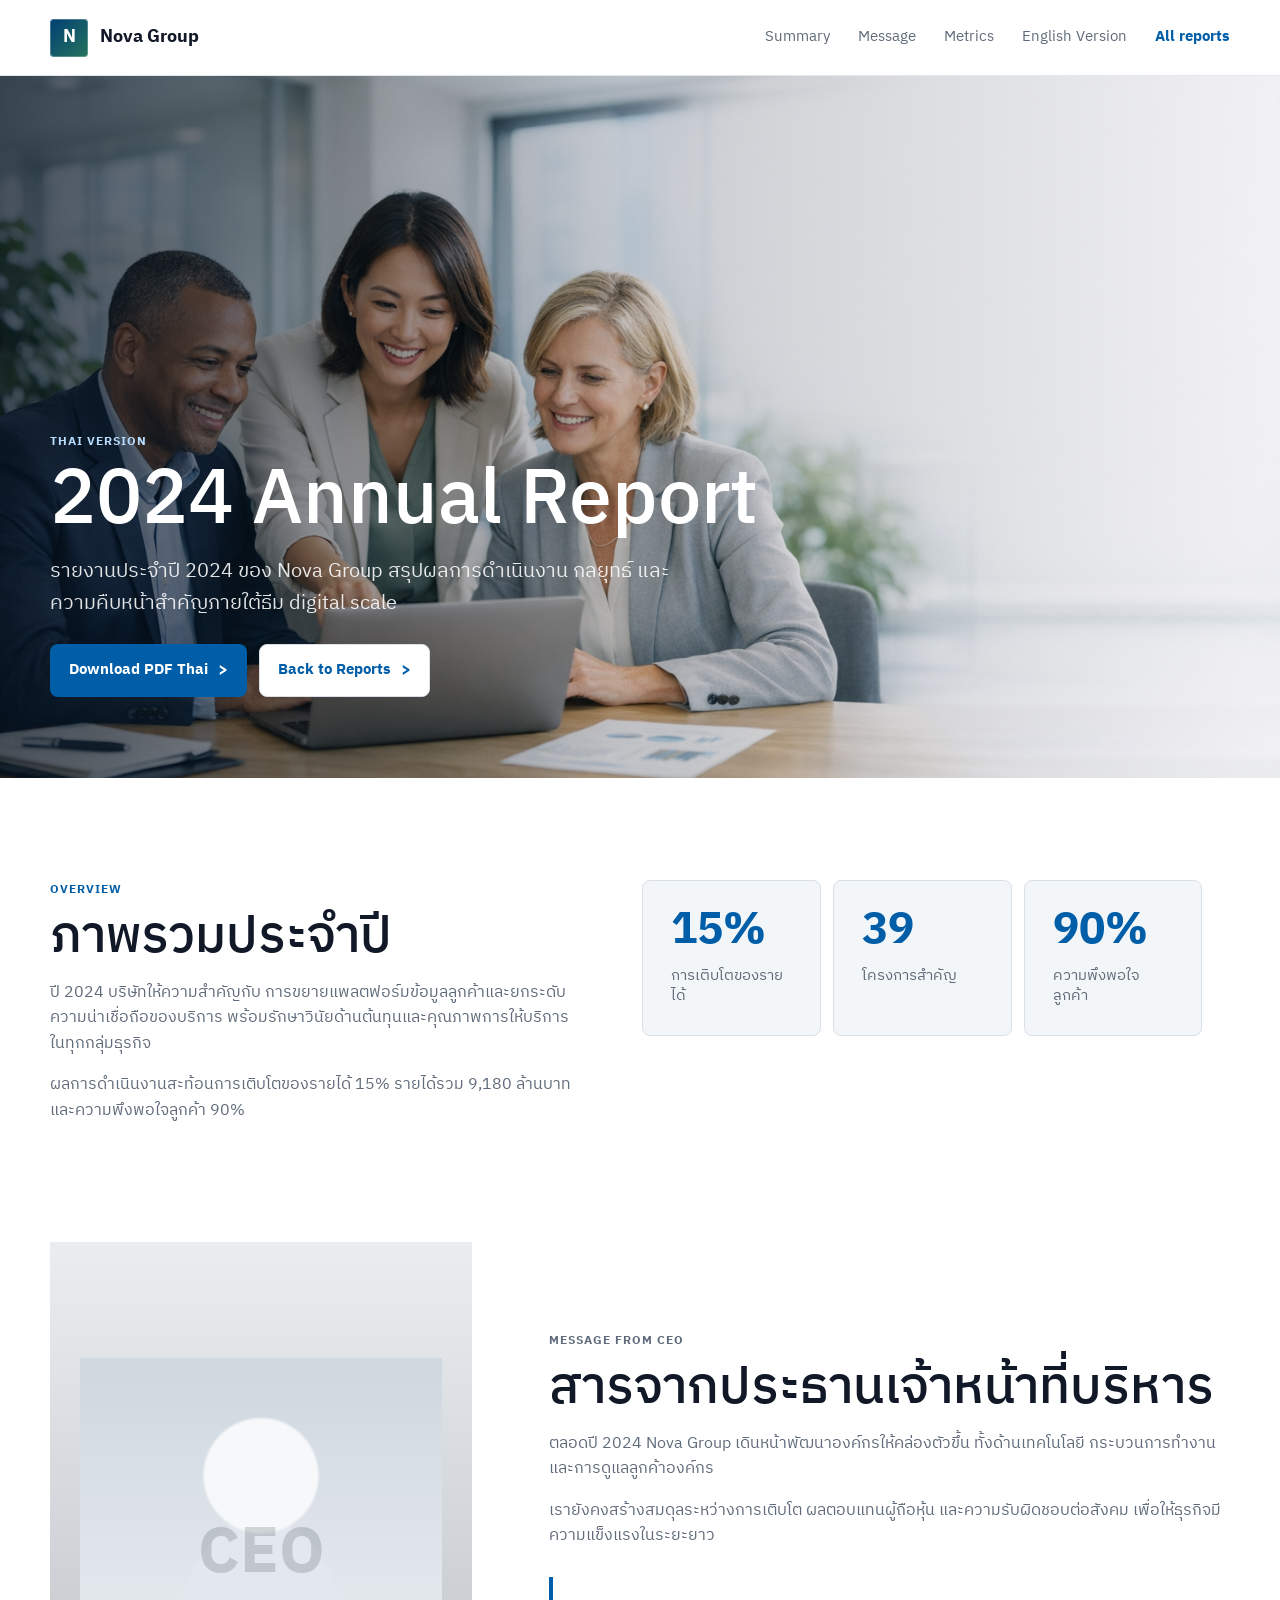
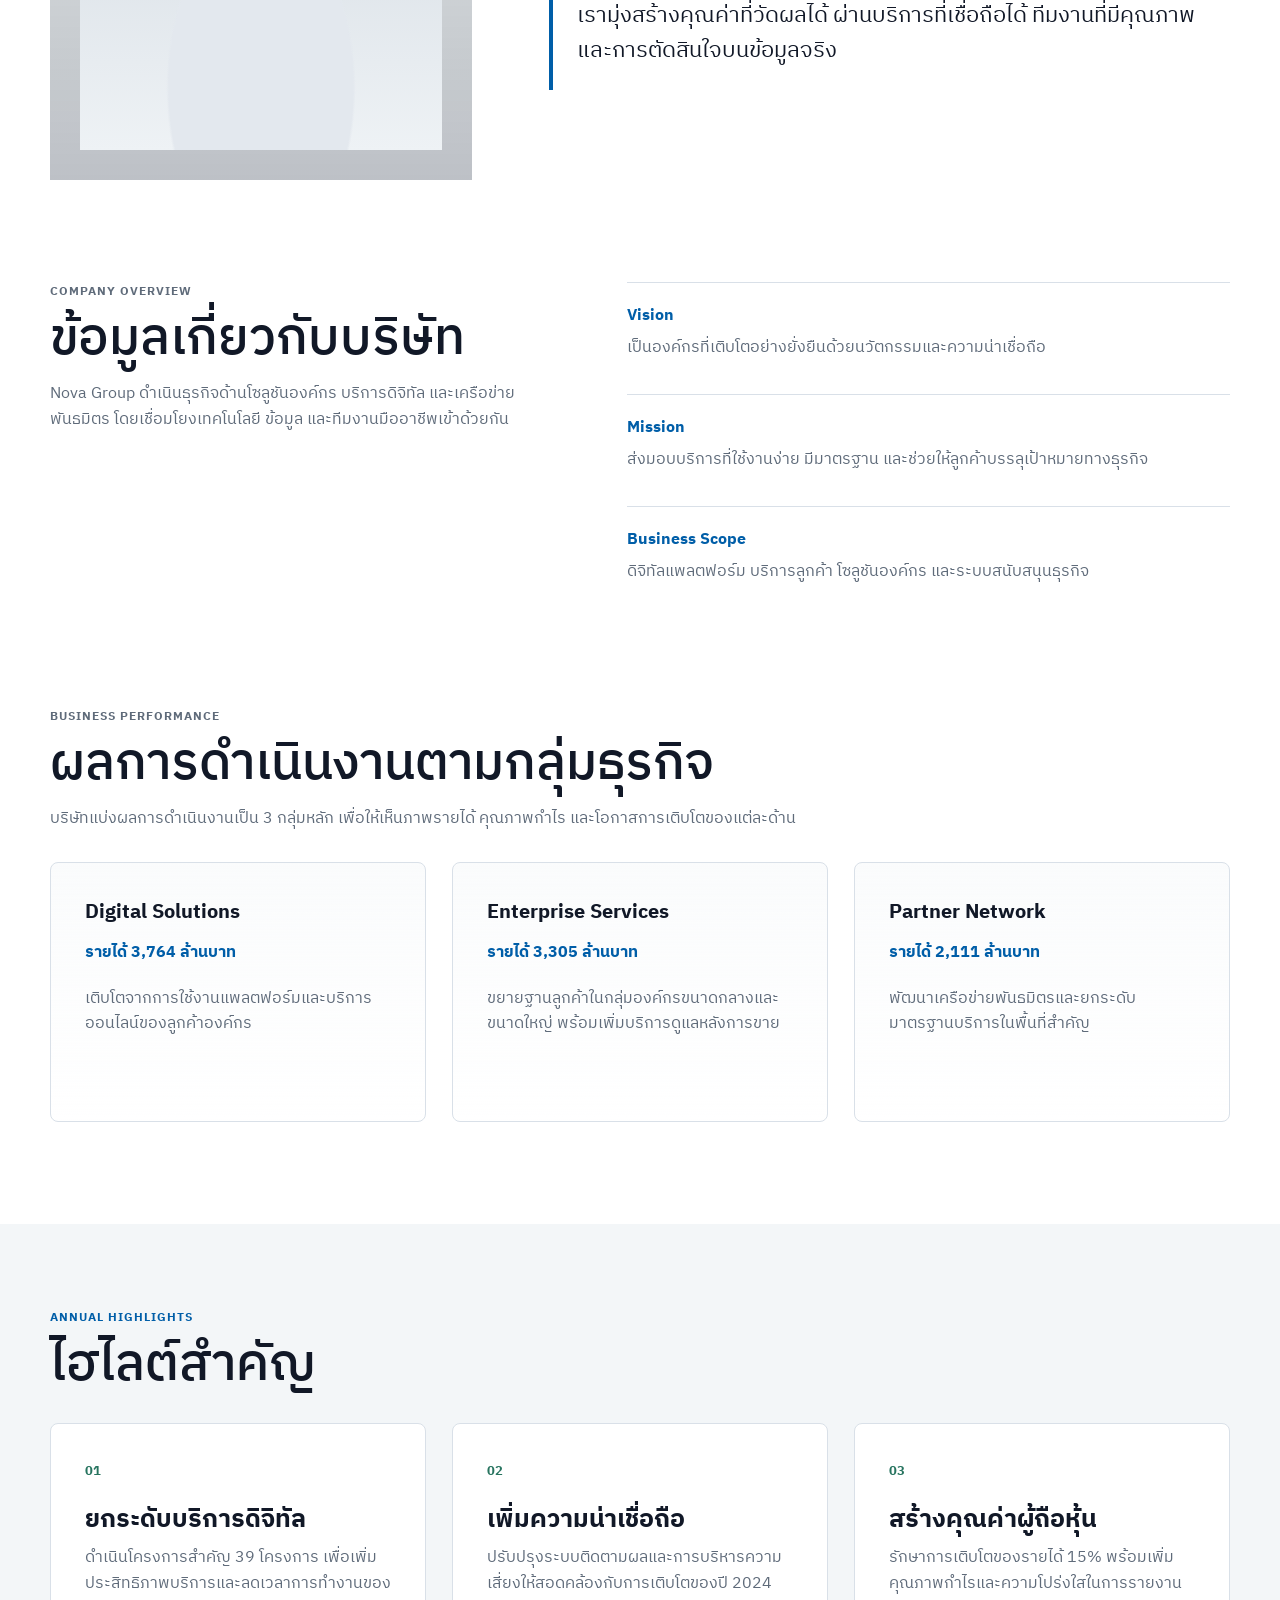
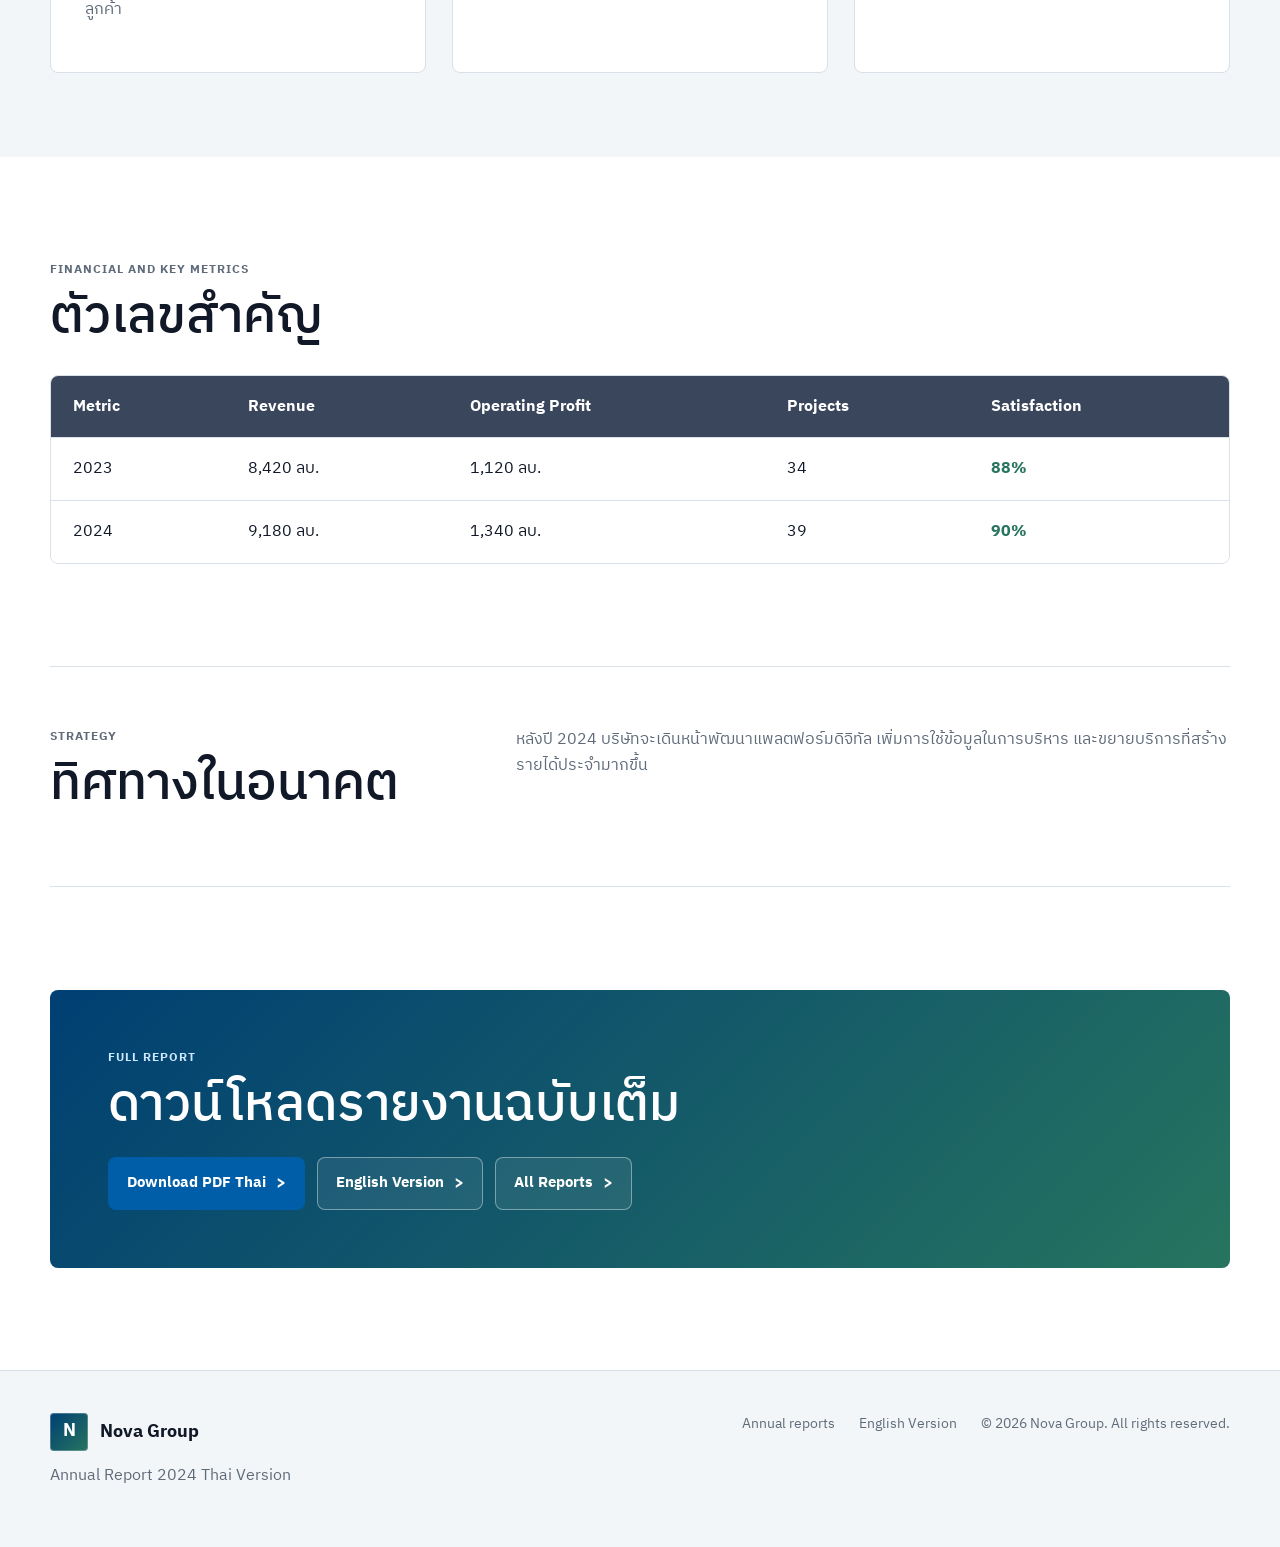
<file: reports/report.html>
<!doctype html>
<html lang="th">
  <head>
    <meta charset="utf-8">
    <meta name="viewport" content="width=device-width, initial-scale=1">
    <title>Annual Report | Nova Group</title>
    <meta name="description" content="Online annual report for Nova Group.">
    <link rel="preconnect" href="https://fonts.googleapis.com">
    <link rel="preconnect" href="https://fonts.gstatic.com" crossorigin>
    <link href="https://fonts.googleapis.com/css2?family=IBM+Plex+Sans+Thai:wght@300;400;500;600;700&display=swap" rel="stylesheet">
    <link rel="stylesheet" href="assets/css/main.css">
    <link rel="stylesheet" href="assets/css/report.css">
  </head>
  <body>
    <header class="site-header report-header">
      <a class="brand" href="index.html" aria-label="Back to annual reports">
        <span class="brand-mark" aria-hidden="true"></span>
        <span>Nova Group</span>
      </a>
      <button class="nav-toggle" type="button" aria-expanded="false" aria-controls="primary-nav">
        <span></span>
        <span></span>
        <span></span>
        <span class="sr-only">Open navigation</span>
      </button>
      <nav class="primary-nav" id="primary-nav" aria-label="Report navigation">
        <a href="#summary">Summary</a>
        <a href="#message">Message</a>
        <a href="#metrics">Metrics</a>
        <a id="language-link" href="#">Switch language</a>
        <a class="nav-home" href="index.html">All reports</a>
      </nav>
    </header>

    <main id="dynamic-report">
      <section class="report-hero" aria-labelledby="report-title">
        <img src="assets/images/hero-corporate.png" alt="Corporate team reviewing the annual report">
        <div class="report-hero__content">
          <p class="eyebrow" id="report-language">Annual Report</p>
          <h1 id="report-title">Annual Report</h1>
          <p id="report-subtitle"></p>
          <div class="hero-actions">
            <a class="button button-primary" id="download-top" href="#" download>Download PDF</a>
            <a class="button button-secondary" href="index.html">Back to Reports</a>
          </div>
        </div>
      </section>

      <section class="report-summary" id="summary" aria-labelledby="summary-title">
        <div class="summary-copy">
          <p class="eyebrow" id="summary-eyebrow">Overview</p>
          <h2 id="summary-title">Year in Review</h2>
          <p id="summary-copy-1"></p>
          <p id="summary-copy-2"></p>
        </div>
        <div class="metric-strip" aria-label="Key summary metrics">
          <div>
            <strong id="metric-growth">0%</strong>
            <span id="metric-growth-label">Revenue growth</span>
          </div>
          <div>
            <strong id="metric-projects">0</strong>
            <span id="metric-projects-label">Strategic projects</span>
          </div>
          <div>
            <strong id="metric-satisfaction">0%</strong>
            <span id="metric-satisfaction-label">Customer satisfaction</span>
          </div>
        </div>
      </section>

      <section class="report-section editorial-section" id="message" aria-labelledby="message-title">
        <div class="portrait-panel">
          <div class="portrait-placeholder" aria-hidden="true">CEO</div>
        </div>
        <div class="editorial-copy">
          <p class="eyebrow" id="message-eyebrow">Message from CEO</p>
          <h2 id="message-title">Message to Shareholders</h2>
          <p id="message-copy-1"></p>
          <p id="message-copy-2"></p>
          <blockquote id="message-quote"></blockquote>
        </div>
      </section>

      <section class="report-section split-section" aria-labelledby="company-title">
        <div>
          <p class="eyebrow">Company Overview</p>
          <h2 id="company-title">Company Overview</h2>
          <p id="company-copy"></p>
        </div>
        <div class="info-list" id="info-list"></div>
      </section>

      <section class="report-section performance-section" aria-labelledby="performance-title">
        <div class="section-heading">
          <p class="eyebrow">Business Performance</p>
          <h2 id="performance-title">Performance by Business Unit</h2>
          <p id="performance-intro"></p>
        </div>
        <div class="performance-grid" id="performance-grid"></div>
      </section>

      <section class="report-section highlights-section" aria-labelledby="highlights-title">
        <p class="eyebrow">Annual Highlights</p>
        <h2 id="highlights-title">Key Highlights</h2>
        <div class="highlight-grid" id="highlight-grid"></div>
      </section>

      <section class="report-section metrics-section" id="metrics" aria-labelledby="metrics-title">
        <div class="section-heading">
          <p class="eyebrow">Financial and Key Metrics</p>
          <h2 id="metrics-title">Key Metrics</h2>
        </div>
        <div class="table-wrap">
          <table>
            <thead>
              <tr id="metrics-head"></tr>
            </thead>
            <tbody id="metrics-body"></tbody>
          </table>
        </div>
      </section>

      <section class="report-section future-section" aria-labelledby="future-title">
        <div>
          <p class="eyebrow">Strategy</p>
          <h2 id="future-title">Future Direction</h2>
        </div>
        <p id="future-copy"></p>
      </section>

      <section class="download-band" aria-labelledby="download-title">
        <p class="eyebrow">Full report</p>
        <h2 id="download-title">Download the Full Report</h2>
        <div class="hero-actions">
          <a class="button button-primary" id="download-bottom" href="#" download>Download PDF</a>
          <a class="button button-secondary" id="language-link-bottom" href="#">Switch language</a>
          <a class="button button-secondary" href="index.html">All Reports</a>
        </div>
      </section>
    </main>

    <footer class="site-footer">
      <div>
        <a class="brand brand-footer" href="index.html">
          <span class="brand-mark" aria-hidden="true"></span>
          <span>Nova Group</span>
        </a>
        <p id="footer-report-label">Annual Report</p>
      </div>
      <div class="footer-links">
        <a href="index.html">Annual reports</a>
        <a id="footer-language-link" href="#">Switch language</a>
        <span>&copy; 2026 Nova Group. All rights reserved.</span>
      </div>
    </footer>

    <script src="assets/js/main.js"></script>
    <script src="assets/js/report-page.js"></script>
  </body>
</html>
</file>
<file: reports/assets/css/main.css>
@import url("https://fonts.googleapis.com/css2?family=IBM+Plex+Sans+Thai:wght@300;400;500;600;700&display=swap");

:root {
  --color-paper: #ffffff;
  --color-ink: #111827;
  --color-muted: #5f6b7a;
  --color-line: #d9e0e8;
  --color-soft: #f3f6f8;
  --color-blue: #005ea8;
  --color-blue-dark: #003f73;
  --color-green: #27745f;
  --color-amber: #b56a16;
  --color-slate: #39465c;
  --shadow-soft: 0 24px 70px rgba(17, 24, 39, 0.14);
  --container: min(1180px, calc(100vw - 48px));
  --radius: 8px;
}

* {
  box-sizing: border-box;
}

html {
  scroll-behavior: smooth;
}

body {
  margin: 0;
  color: var(--color-ink);
  background: var(--color-paper);
  font-family: "IBM Plex Sans Thai", "Segoe UI", Arial, sans-serif;
  line-height: 1.6;
}

img {
  display: block;
  max-width: 100%;
}

a {
  color: inherit;
}

.sr-only {
  position: absolute;
  width: 1px;
  height: 1px;
  padding: 0;
  margin: -1px;
  overflow: hidden;
  clip: rect(0, 0, 0, 0);
  white-space: nowrap;
  border: 0;
}

.site-header {
  position: sticky;
  top: 0;
  z-index: 50;
  display: flex;
  align-items: center;
  justify-content: space-between;
  gap: 24px;
  min-height: 76px;
  padding: 0 max(24px, calc((100vw - 1180px) / 2));
  background: rgba(255, 255, 255, 0.94);
  border-bottom: 1px solid var(--color-line);
  backdrop-filter: blur(18px);
}

.brand {
  display: inline-flex;
  align-items: center;
  gap: 12px;
  color: var(--color-ink);
  font-size: 1.1rem;
  font-weight: 700;
  text-decoration: none;
}

.brand-mark {
  position: relative;
  display: inline-grid;
  place-items: center;
  width: 38px;
  height: 38px;
  color: #fff;
  border-radius: 4px;
  background: linear-gradient(135deg, var(--color-blue-dark), var(--color-green));
  box-shadow: inset 0 0 0 1px rgba(255, 255, 255, 0.26);
}

.brand-mark::after {
  content: "N";
  font-size: 1.12rem;
  font-weight: 900;
  line-height: 1;
}

.primary-nav {
  display: flex;
  align-items: center;
  gap: 28px;
  color: var(--color-muted);
  font-size: 0.95rem;
}

.primary-nav a {
  text-decoration: none;
}

.primary-nav a:hover,
.primary-nav a:focus {
  color: var(--color-blue);
}

.nav-home {
  color: var(--color-blue);
  font-weight: 700;
}

.nav-toggle {
  display: none;
  width: 44px;
  height: 44px;
  border: 1px solid var(--color-line);
  border-radius: var(--radius);
  background: #fff;
}

.nav-toggle span:not(.sr-only) {
  display: block;
  width: 20px;
  height: 2px;
  margin: 4px auto;
  background: var(--color-ink);
}

.home-hero {
  position: relative;
  width: min(1280px, calc(100vw - 96px));
  min-height: clamp(480px, 42vw, 590px);
  margin: 28px auto 0;
  display: grid;
  align-items: center;
}

.home-hero__media {
  position: absolute;
  inset: 0;
  overflow: hidden;
}

.home-hero__media::after {
  content: "";
  position: absolute;
  inset: 0;
  background: linear-gradient(90deg, rgba(255, 255, 255, 0.08), rgba(255, 255, 255, 0) 48%, rgba(17, 24, 39, 0.12));
}

.home-hero__media img {
  width: 100%;
  height: 100%;
  object-fit: cover;
}

.home-hero__panel {
  position: relative;
  justify-self: end;
  width: min(540px, 44vw);
  margin-right: clamp(28px, 4vw, 72px);
  padding: clamp(38px, 4vw, 56px);
  background: #fff;
  box-shadow: var(--shadow-soft);
}

.eyebrow {
  margin: 0 0 10px;
  color: var(--color-blue);
  font-size: 0.78rem;
  font-weight: 800;
  letter-spacing: 0.08em;
  text-transform: uppercase;
}

h1,
h2,
h3,
p {
  margin-top: 0;
}

h1 {
  margin-bottom: 16px;
  font-size: clamp(2.6rem, 6vw, 5rem);
  line-height: 1.02;
  font-weight: 500;
}

.home-hero__panel h1 {
  margin-bottom: 22px;
  font-size: clamp(2rem, 3vw, 2.75rem);
  font-weight: 500;
  letter-spacing: 0.08em;
  text-transform: uppercase;
}

h2 {
  margin-bottom: 14px;
  font-size: clamp(2rem, 4vw, 3.2rem);
  line-height: 1.08;
  font-weight: 500;
}

h3 {
  margin-bottom: 10px;
  font-size: clamp(1.2rem, 2vw, 1.55rem);
  line-height: 1.25;
}

.home-hero__panel p:not(.eyebrow),
.section-heading p,
.featured-card__body p,
.site-footer p {
  color: var(--color-muted);
}

.hero-actions,
.action-grid {
  display: flex;
  flex-wrap: wrap;
  gap: 12px;
  margin-top: 24px;
}

.button {
  display: inline-flex;
  align-items: center;
  justify-content: center;
  min-height: 46px;
  padding: 12px 18px;
  border: 1px solid transparent;
  border-radius: var(--radius);
  font-size: 0.92rem;
  font-weight: 800;
  text-decoration: none;
  transition: transform 160ms ease, border-color 160ms ease, background 160ms ease;
}

.button::after {
  content: ">";
  margin-left: 10px;
  font-size: 1.05rem;
}

.button:hover,
.button:focus {
  transform: translateY(-1px);
}

.button-primary {
  color: #fff;
  background: var(--color-blue);
}

.button-primary:hover,
.button-primary:focus {
  background: var(--color-blue-dark);
}

.button-secondary {
  color: var(--color-blue);
  background: #fff;
  border-color: var(--color-line);
}

.hero-report-links {
  display: grid;
  gap: 8px;
}

.hero-report-links div {
  display: flex;
  flex-wrap: wrap;
  align-items: baseline;
  gap: 12px;
}

.hero-report-links span,
.hero-report-links a {
  color: var(--color-blue);
  font-size: 1.05rem;
  font-weight: 800;
  letter-spacing: 0.08em;
  text-decoration: none;
  text-transform: uppercase;
}

.hero-report-links a {
  display: inline-flex;
  align-items: center;
  gap: 4px;
  font-size: 0.92rem;
}

.hero-report-links a::after {
  content: ">";
  font-size: 1rem;
}

.archive-directory {
  width: min(1280px, calc(100vw - 96px));
  margin: 72px auto 96px;
}

.archive-head {
  display: grid;
  grid-template-columns: minmax(0, 1fr) minmax(260px, 420px);
  gap: 36px;
  align-items: end;
  margin-bottom: 38px;
}

.archive-head h2 {
  font-size: clamp(1.9rem, 3vw, 2.6rem);
}

.archive-note {
  margin-bottom: 8px;
  color: var(--color-muted);
}

.report-directory {
  display: grid;
  grid-template-columns: repeat(2, minmax(0, 1fr));
  gap: 36px 64px;
}

.report-row {
  display: grid;
  grid-template-columns: minmax(170px, 230px) minmax(0, 1fr);
  gap: clamp(20px, 2.2vw, 30px);
  align-items: center;
  min-height: 136px;
}

.report-row img,
.duotone-thumb {
  width: 100%;
  height: clamp(118px, 9.2vw, 142px);
  object-fit: cover;
  background: var(--color-soft);
}

.thumb-pos-1 { object-position: 16% 50%; }
.thumb-pos-2 { object-position: 48% 42%; }
.thumb-pos-3 { object-position: 34% 68%; }
.thumb-pos-4 { object-position: 65% 50%; }
.thumb-pos-5 { object-position: 20% 62%; }
.thumb-pos-6 { object-position: 84% 52%; }
.thumb-pos-7 { object-position: 38% 38%; }
.thumb-pos-8 { object-position: 58% 44%; }
.thumb-pos-9 { object-position: 10% 48%; }
.thumb-pos-10 { object-position: 72% 48%; }
.thumb-pos-11 { object-position: 50% 54%; }

.duotone-thumb {
  background:
    linear-gradient(90deg, rgba(0, 164, 239, 0.88) 0 50%, rgba(255, 185, 0, 0.9) 50%),
    url("../images/hero-corporate.png");
  background-blend-mode: multiply;
  background-size: cover;
  background-position: center;
}

.report-row h3 {
  margin-bottom: 10px;
  font-size: clamp(1.08rem, 1.8vw, 1.35rem);
  font-weight: 700;
}

.report-row__actions {
  display: grid;
  grid-template-columns: repeat(2, minmax(0, max-content));
  gap: 8px 20px;
}

.report-row__actions a {
  display: inline-flex;
  align-items: center;
  margin: 0;
  color: var(--color-blue);
  font-size: 0.84rem;
  font-weight: 800;
  letter-spacing: 0.04em;
  text-decoration: none;
  text-transform: uppercase;
  white-space: nowrap;
}

.report-row__actions a::after {
  content: " >";
}

.section {
  width: var(--container);
  margin: 76px auto 88px;
}

.section-heading {
  max-width: 760px;
  margin-bottom: 30px;
}

.section-heading--row {
  max-width: none;
  display: grid;
  grid-template-columns: 1fr minmax(260px, 420px);
  gap: 28px;
  align-items: end;
}

.featured-card {
  display: grid;
  grid-template-columns: minmax(320px, 0.9fr) 1fr;
  min-height: 420px;
  background: var(--color-soft);
  border: 1px solid var(--color-line);
}

.featured-card__image {
  min-height: 380px;
  overflow: hidden;
}

.featured-card__image img {
  width: 100%;
  height: 100%;
  object-fit: cover;
}

.featured-card__body {
  padding: clamp(28px, 5vw, 58px);
  align-self: center;
}

.report-year {
  color: var(--color-green);
  font-size: 1.05rem;
  font-weight: 800;
}

.action-grid {
  display: grid;
  grid-template-columns: repeat(2, minmax(0, 1fr));
}

.report-grid {
  display: grid;
  grid-template-columns: repeat(2, minmax(0, 1fr));
  gap: 24px;
}

.report-card {
  display: grid;
  grid-template-columns: 180px 1fr;
  min-height: 190px;
  overflow: hidden;
  border: 1px solid var(--color-line);
  border-radius: var(--radius);
  background: #fff;
}

.report-card--accent-blue {
  border-top: 4px solid var(--color-blue);
}

.report-card--accent-green {
  border-top: 4px solid var(--color-green);
}

.report-card--accent-amber {
  border-top: 4px solid var(--color-amber);
}

.report-card--accent-slate {
  border-top: 4px solid var(--color-slate);
}

.report-thumb {
  min-height: 190px;
  background: var(--color-soft);
  overflow: hidden;
}

.report-thumb img {
  width: 100%;
  height: 100%;
  object-fit: cover;
}

.report-thumb--pattern {
  background:
    linear-gradient(135deg, rgba(0, 94, 168, 0.78), rgba(39, 116, 95, 0.68)),
    repeating-linear-gradient(135deg, transparent 0 18px, rgba(255, 255, 255, 0.22) 18px 20px);
}

.report-card__body {
  padding: 24px;
}

.report-links {
  display: grid;
  grid-template-columns: repeat(2, minmax(0, 1fr));
  gap: 10px 16px;
  margin-top: 18px;
}

.report-links a {
  color: var(--color-blue);
  font-size: 0.9rem;
  font-weight: 800;
  text-decoration: none;
}

.report-links a::after {
  content: " >";
}

.site-footer {
  display: grid;
  grid-template-columns: 1fr auto;
  gap: 30px;
  padding: 42px max(24px, calc((100vw - 1180px) / 2));
  background: var(--color-soft);
  border-top: 1px solid var(--color-line);
}

.brand-footer {
  margin-bottom: 12px;
}

.footer-links {
  display: flex;
  flex-wrap: wrap;
  align-content: start;
  justify-content: flex-end;
  gap: 16px 24px;
  color: var(--color-muted);
  font-size: 0.9rem;
}

.footer-links a {
  text-decoration: none;
}

@media (min-width: 1180px) {
  .report-row__actions a:hover,
  .hero-report-links a:hover {
    text-decoration: underline;
    text-underline-offset: 4px;
  }
}

@media (min-width: 981px) and (max-width: 1179px) {
  .home-hero {
    width: min(100vw - 56px, 1100px);
    min-height: 500px;
  }

  .home-hero__panel {
    width: min(500px, 48vw);
    margin-right: 28px;
    padding: 38px 42px;
  }

  .home-hero__panel h1 {
    font-size: clamp(1.9rem, 3.1vw, 2.4rem);
  }

  .archive-directory {
    width: min(100vw - 56px, 1100px);
    margin-top: 62px;
  }

  .archive-head {
    grid-template-columns: 1fr minmax(260px, 360px);
    gap: 28px;
  }

  .report-directory {
    gap: 30px 38px;
  }

  .report-row {
    grid-template-columns: minmax(150px, 190px) minmax(0, 1fr);
    gap: 20px;
  }

  .report-row__actions {
    grid-template-columns: 1fr 1fr;
    gap: 6px 14px;
  }

  .report-row__actions a {
    font-size: 0.78rem;
  }
}

@media (max-width: 980px) {
  .home-hero {
    width: var(--container);
    min-height: 520px;
    margin-top: 22px;
  }

  .home-hero__panel {
    justify-self: end;
    align-self: end;
    width: min(500px, calc(100% - 48px));
    margin-right: 24px;
    margin-bottom: 28px;
    padding: 34px 38px;
  }

  .featured-card,
  .section-heading--row,
  .site-footer {
    grid-template-columns: 1fr;
  }

  .report-grid {
    grid-template-columns: 1fr;
  }

  .archive-directory {
    width: var(--container);
    margin-top: 56px;
  }

  .archive-head {
    grid-template-columns: 1fr;
    gap: 10px;
    margin-bottom: 30px;
  }

  .archive-note {
    max-width: 620px;
  }

  .report-directory {
    grid-template-columns: 1fr;
    gap: 30px;
  }

  .report-row {
    grid-template-columns: minmax(210px, 34%) minmax(0, 1fr);
    min-height: 150px;
    gap: 26px;
  }

  .report-row img,
  .duotone-thumb {
    height: 150px;
  }

  .site-footer,
  .footer-links {
    justify-content: flex-start;
  }
}

@media (max-width: 720px) {
  :root {
    --container: min(100vw - 32px, 1180px);
  }

  .site-header {
    min-height: 68px;
    padding-inline: 14px;
  }

  .nav-toggle {
    display: block;
  }

  .primary-nav {
    position: absolute;
    inset: 68px 14px auto 14px;
    display: none;
    padding: 16px;
    border: 1px solid var(--color-line);
    border-radius: var(--radius);
    background: #fff;
    box-shadow: var(--shadow-soft);
  }

  .primary-nav.is-open {
    display: grid;
    gap: 14px;
  }

  .home-hero {
    width: var(--container);
    min-height: auto;
    margin: 14px auto 0;
    display: block;
    overflow: hidden;
    border: 1px solid var(--color-line);
    border-radius: var(--radius);
    background: #fff;
  }

  .home-hero__media {
    position: relative;
    height: clamp(220px, 58vw, 330px);
  }

  .home-hero__media::after {
    background: linear-gradient(180deg, rgba(6, 17, 31, 0.04), rgba(6, 17, 31, 0.28));
  }

  .home-hero__panel {
    width: 100%;
    margin: 0;
    padding: 22px 18px 24px;
    box-shadow: none;
  }

  .home-hero__panel h1 {
    margin-bottom: 18px;
    font-size: clamp(1.45rem, 6vw, 2rem);
    line-height: 1.16;
    letter-spacing: 0.055em;
    overflow-wrap: anywhere;
  }

  .hero-report-links {
    gap: 14px;
  }

  .hero-report-links div {
    display: grid;
    grid-template-columns: 1fr auto auto;
    gap: 8px 12px;
    align-items: center;
  }

  .hero-report-links span,
  .hero-report-links a {
    font-size: clamp(0.82rem, 3.4vw, 0.98rem);
    letter-spacing: 0.06em;
  }

  .hero-actions,
  .action-grid {
    display: grid;
    grid-template-columns: 1fr;
  }

  .button {
    width: 100%;
  }

  .section {
    margin: 58px auto;
  }

  .featured-card {
    display: block;
  }

  .featured-card__image {
    min-height: 260px;
  }

  .featured-card__body {
    padding: 24px;
  }

  .report-card {
    grid-template-columns: 1fr;
  }

  .report-thumb {
    min-height: 190px;
  }

  .report-links {
    grid-template-columns: 1fr;
  }

  .archive-directory {
    width: var(--container);
    margin: 42px auto 62px;
  }

  .archive-head {
    margin-bottom: 24px;
  }

  .archive-head h2 {
    font-size: clamp(1.55rem, 7vw, 2.1rem);
    line-height: 1.18;
    overflow-wrap: anywhere;
  }

  .report-directory {
    grid-template-columns: 1fr;
    gap: 22px;
  }

  .report-row {
    grid-template-columns: minmax(118px, 42%) minmax(0, 1fr);
    gap: 16px;
    align-items: start;
  }

  .report-row img,
  .duotone-thumb {
    height: 108px;
  }

  .report-row h3 {
    font-size: 1.02rem;
  }

  .report-row__actions {
    grid-template-columns: repeat(2, minmax(0, max-content));
    gap: 4px 12px;
  }

  .report-row__actions a {
    font-size: 0.75rem;
    letter-spacing: 0.02em;
  }
}

@media (max-width: 560px) {
  .home-hero__panel {
    padding: 20px 16px 22px;
  }

  .hero-report-links div {
    grid-template-columns: 1fr;
    gap: 6px;
    padding-top: 12px;
    border-top: 1px solid var(--color-line);
  }

  .hero-report-links div:first-child {
    padding-top: 0;
    border-top: 0;
  }

  .hero-report-links span {
    color: var(--color-ink);
  }

  .hero-report-links a {
    width: 100%;
    min-height: 38px;
    justify-content: center;
    border: 1px solid var(--color-line);
    border-radius: var(--radius);
    background: #fff;
  }

  .report-directory {
    gap: 24px;
  }

  .report-row {
    display: block;
    min-height: 0;
    padding: 0 0 22px;
    border-bottom: 1px solid var(--color-line);
  }

  .report-row img,
  .duotone-thumb {
    height: auto;
    aspect-ratio: 16 / 9;
    margin-bottom: 14px;
  }

  .report-row h3 {
    margin-bottom: 12px;
    font-size: 1.16rem;
    line-height: 1.25;
  }

  .report-row__actions {
    grid-template-columns: repeat(2, minmax(0, 1fr));
    gap: 8px;
  }

  .report-row__actions a {
    min-height: 38px;
    justify-content: center;
    padding: 8px 10px;
    border: 1px solid var(--color-line);
    border-radius: var(--radius);
    font-size: 0.75rem;
    background: #fff;
  }
}
</file>
<file: reports/assets/css/report.css>
.report-header {
  border-bottom-color: rgba(217, 224, 232, 0.78);
}

.report-hero {
  position: relative;
  min-height: clamp(540px, 78vh, 760px);
  display: grid;
  align-items: end;
  overflow: hidden;
  color: #fff;
}

.report-hero::after {
  content: "";
  position: absolute;
  inset: 0;
  background: linear-gradient(90deg, rgba(6, 17, 31, 0.7), rgba(6, 17, 31, 0.2) 48%, rgba(6, 17, 31, 0.04));
}

.report-hero img {
  position: absolute;
  inset: 0;
  width: 100%;
  height: 100%;
  object-fit: cover;
}

.report-hero__content {
  position: relative;
  z-index: 1;
  width: var(--container);
  margin: 0 auto;
  padding: 0 0 clamp(56px, 9vh, 92px);
}

.report-hero__content .eyebrow {
  color: #b9ddff;
}

.report-hero__content h1,
.report-hero__content p,
.report-hero__content .hero-actions {
  max-width: 780px;
}

.report-hero__content p:not(.eyebrow) {
  max-width: 620px;
  color: rgba(255, 255, 255, 0.88);
  font-size: clamp(1.05rem, 1.8vw, 1.25rem);
}

.report-summary {
  width: var(--container);
  display: grid;
  grid-template-columns: minmax(0, 0.95fr) minmax(360px, 560px);
  gap: clamp(36px, 5vw, 72px);
  align-items: start;
  margin: clamp(70px, 8vw, 112px) auto;
}

.summary-copy {
  max-width: 680px;
}

.summary-copy p:not(.eyebrow),
.editorial-copy p,
.split-section p,
.future-section p {
  color: var(--color-muted);
}

.metric-strip {
  display: grid;
  grid-template-columns: repeat(3, 1fr);
  gap: 12px;
  border: 0;
  border-radius: var(--radius);
}

.metric-strip div {
  min-height: 132px;
  padding: clamp(20px, 2.2vw, 28px);
  border: 1px solid var(--color-line);
  border-radius: var(--radius);
  background: var(--color-soft);
}

.metric-strip div:last-child {
  border-right: 1px solid var(--color-line);
}

.metric-strip strong {
  display: block;
  color: var(--color-blue);
  font-size: clamp(2.1rem, 3.4vw, 3.4rem);
  line-height: 1;
  letter-spacing: 0;
}

.metric-strip span {
  display: block;
  margin-top: 14px;
  color: var(--color-muted);
  font-size: 0.92rem;
  line-height: 1.35;
}

.report-section {
  width: var(--container);
  margin: clamp(74px, 8vw, 112px) auto;
}

.editorial-section {
  display: grid;
  grid-template-columns: minmax(280px, 0.62fr) minmax(0, 1fr);
  gap: clamp(44px, 6vw, 84px);
  align-items: center;
}

.portrait-panel {
  min-height: clamp(420px, 42vw, 560px);
  display: grid;
  align-items: end;
  padding: 30px;
  background:
    linear-gradient(180deg, rgba(17, 24, 39, 0.04), rgba(17, 24, 39, 0.24)),
    var(--color-soft);
}

.portrait-placeholder {
  display: grid;
  place-items: center;
  width: 100%;
  aspect-ratio: 1 / 1.08;
  color: rgba(17, 24, 39, 0.16);
  background:
    radial-gradient(circle at 50% 30%, #f6f8fa 0 17%, transparent 18%),
    radial-gradient(ellipse at 50% 84%, #e3e8ee 0 36%, transparent 37%),
    linear-gradient(180deg, #cfd7df, #eef2f5);
  font-size: 4rem;
  font-weight: 800;
}

.editorial-copy {
  max-width: 720px;
}

.editorial-copy blockquote {
  margin: 28px 0 0;
  padding: 22px 0 22px 24px;
  color: var(--color-ink);
  border-left: 4px solid var(--color-blue);
  font-size: clamp(1.1rem, 2vw, 1.35rem);
  line-height: 1.6;
}

.split-section {
  display: grid;
  grid-template-columns: minmax(0, 0.85fr) minmax(0, 1fr);
  gap: clamp(34px, 5vw, 64px);
  align-items: start;
}

.info-list {
  display: grid;
  gap: 14px;
}

.info-list div {
  padding: 20px 0;
  border-top: 1px solid var(--color-line);
}

.info-list strong,
.info-list span {
  display: block;
}

.info-list strong {
  color: var(--color-blue);
}

.info-list span {
  margin-top: 6px;
  color: var(--color-muted);
}

.highlights-section {
  padding: clamp(56px, 7vw, 84px) max(24px, calc((100vw - 1180px) / 2));
  width: 100%;
  background: var(--color-soft);
}

.highlights-section > .eyebrow,
.highlights-section > h2,
.highlight-grid {
  width: var(--container);
  margin-left: auto;
  margin-right: auto;
}

.highlight-grid {
  display: grid;
  grid-template-columns: repeat(3, 1fr);
  gap: clamp(18px, 2vw, 28px);
  margin-top: 30px;
}

.highlight-grid article {
  padding: clamp(24px, 3vw, 34px);
  border: 1px solid var(--color-line);
  border-radius: var(--radius);
  background: #fff;
}

.highlight-grid span {
  display: inline-flex;
  color: var(--color-green);
  font-size: 0.82rem;
  font-weight: 900;
  margin-bottom: 22px;
}

.highlight-grid p {
  color: var(--color-muted);
}

.performance-section .section-heading p:not(.eyebrow) {
  color: var(--color-muted);
}

.performance-grid {
  display: grid;
  grid-template-columns: repeat(3, 1fr);
  gap: clamp(18px, 2vw, 28px);
}

.performance-grid article {
  min-height: 260px;
  padding: clamp(24px, 3vw, 34px);
  border: 1px solid var(--color-line);
  border-radius: var(--radius);
  background:
    linear-gradient(180deg, rgba(243, 246, 248, 0.4), rgba(255, 255, 255, 0)),
    #fff;
}

.performance-grid strong,
.performance-grid span {
  display: block;
}

.performance-grid strong {
  font-size: 1.22rem;
}

.performance-grid span {
  margin-top: 12px;
  color: var(--color-blue);
  font-weight: 800;
}

.performance-grid p {
  margin-top: 20px;
  color: var(--color-muted);
}

.table-wrap {
  overflow-x: auto;
  border: 1px solid var(--color-line);
  border-radius: var(--radius);
}

table {
  width: 100%;
  min-width: 720px;
  border-collapse: collapse;
  background: #fff;
}

th,
td {
  padding: 18px 22px;
  text-align: left;
  border-bottom: 1px solid var(--color-line);
}

th {
  color: #fff;
  background: var(--color-slate);
  font-weight: 700;
}

tr:last-child td {
  border-bottom: 0;
}

td:last-child {
  color: var(--color-green);
  font-weight: 800;
}

.future-section {
  display: grid;
  grid-template-columns: minmax(240px, 0.58fr) minmax(0, 1fr);
  gap: clamp(28px, 4vw, 54px);
  padding: clamp(40px, 5vw, 60px) 0;
  border-top: 1px solid var(--color-line);
  border-bottom: 1px solid var(--color-line);
}

.governance-section {
  display: grid;
  grid-template-columns: 0.72fr 1fr;
  gap: 44px;
  align-items: start;
}

.governance-list {
  display: grid;
  gap: 16px;
}

.governance-list article {
  padding: 22px 24px;
  border: 1px solid var(--color-line);
  border-radius: var(--radius);
  background: var(--color-soft);
}

.governance-list h3 {
  margin-bottom: 6px;
}

.governance-list p {
  margin-bottom: 0;
  color: var(--color-muted);
}

.download-band {
  width: var(--container);
  margin: clamp(74px, 8vw, 112px) auto;
  padding: clamp(32px, 5vw, 58px);
  color: #fff;
  background: linear-gradient(135deg, var(--color-blue-dark), var(--color-green));
  border-radius: var(--radius);
}

.download-band .eyebrow {
  color: #cde8ff;
}

.download-band .button-secondary {
  color: #fff;
  background: rgba(255, 255, 255, 0.08);
  border-color: rgba(255, 255, 255, 0.4);
}

@media (min-width: 981px) and (max-width: 1179px) {
  .report-hero {
    min-height: 620px;
  }

  .report-summary {
    grid-template-columns: 1fr;
  }

  .metric-strip {
    grid-template-columns: repeat(3, 1fr);
  }

  .editorial-section {
    grid-template-columns: minmax(240px, 0.55fr) minmax(0, 1fr);
    gap: 40px;
  }

  .portrait-panel {
    min-height: 380px;
  }

  .performance-grid,
  .highlight-grid {
    grid-template-columns: repeat(3, minmax(0, 1fr));
  }
}

@media (max-width: 980px) {
  .report-summary,
  .editorial-section,
  .split-section,
  .future-section,
  .governance-section {
    grid-template-columns: 1fr;
  }

  .highlight-grid,
  .performance-grid {
    grid-template-columns: 1fr;
  }

  .metric-strip div {
    border-right: 1px solid var(--color-line);
    border-bottom: 1px solid var(--color-line);
  }

  .metric-strip div:last-child {
    border-bottom: 1px solid var(--color-line);
  }

  .portrait-panel {
    min-height: 380px;
  }
}

@media (min-width: 721px) and (max-width: 980px) {
  .report-hero {
    min-height: 580px;
  }

  .report-summary {
    gap: 34px;
  }

  .metric-strip {
    grid-template-columns: repeat(3, 1fr);
    gap: 10px;
  }

  .metric-strip div {
    min-height: 118px;
    padding: 20px 18px;
  }

  .metric-strip strong {
    font-size: clamp(1.9rem, 6vw, 2.65rem);
  }

  .metric-strip span {
    font-size: 0.86rem;
  }

  .performance-grid,
  .highlight-grid {
    grid-template-columns: repeat(2, minmax(0, 1fr));
  }

  .performance-grid article:last-child,
  .highlight-grid article:last-child {
    grid-column: 1 / -1;
  }

  .split-section,
  .future-section,
  .governance-section {
    gap: 26px;
  }

  .download-band .hero-actions {
    display: grid;
    grid-template-columns: repeat(3, minmax(0, 1fr));
  }
}

@media (max-width: 720px) {
  .report-hero {
    min-height: auto;
    display: block;
    color: var(--color-ink);
    background: #fff;
  }

  .report-hero::after {
    display: none;
  }

  .report-hero img {
    position: relative;
    height: clamp(240px, 62vw, 360px);
    object-position: 28% 50%;
  }

  .report-hero__content {
    width: var(--container);
    padding: 26px 0 0;
  }

  .report-hero__content .eyebrow {
    color: var(--color-blue);
  }

  .report-hero__content h1 {
    font-size: clamp(2rem, 10vw, 3rem);
    line-height: 1.08;
  }

  .report-hero__content p:not(.eyebrow) {
    color: var(--color-muted);
    font-size: 1rem;
  }

  .report-summary,
  .report-section,
  .download-band {
    margin-top: 56px;
    margin-bottom: 56px;
  }

  .portrait-panel {
    min-height: 260px;
    padding: 16px;
  }

  .metric-strip {
    grid-template-columns: 1fr;
    gap: 10px;
  }

  .metric-strip div {
    min-height: 0;
    padding: 18px 20px;
    border-right: 1px solid var(--color-line);
    border-bottom: 1px solid var(--color-line);
  }

  .metric-strip div:last-child {
    border-bottom: 1px solid var(--color-line);
  }

  .metric-strip strong {
    font-size: 2.25rem;
  }

  .editorial-copy blockquote {
    margin-top: 22px;
    padding: 18px 0 18px 18px;
  }

  .info-list div {
    padding: 16px 0;
  }

  .highlight-grid article {
    padding: 22px;
  }

  .performance-grid article {
    min-height: 0;
  }

  .table-wrap {
    margin-right: calc((var(--container) - 100vw) / 2);
    border-radius: 0;
    border-right: 0;
  }

  table {
    min-width: 680px;
  }

  th,
  td {
    padding: 14px 16px;
    font-size: 0.92rem;
  }

  .download-band {
    border-radius: 0;
  }
}

@media (max-width: 560px) {
  .report-summary,
  .report-section,
  .download-band {
    margin-top: 46px;
    margin-bottom: 46px;
  }

  .highlights-section {
    padding-top: 46px;
    padding-bottom: 46px;
  }

  .download-band {
    width: 100%;
    padding: 34px 16px;
  }

  .download-band .hero-actions {
    display: grid;
    grid-template-columns: 1fr;
  }
}
</file>
